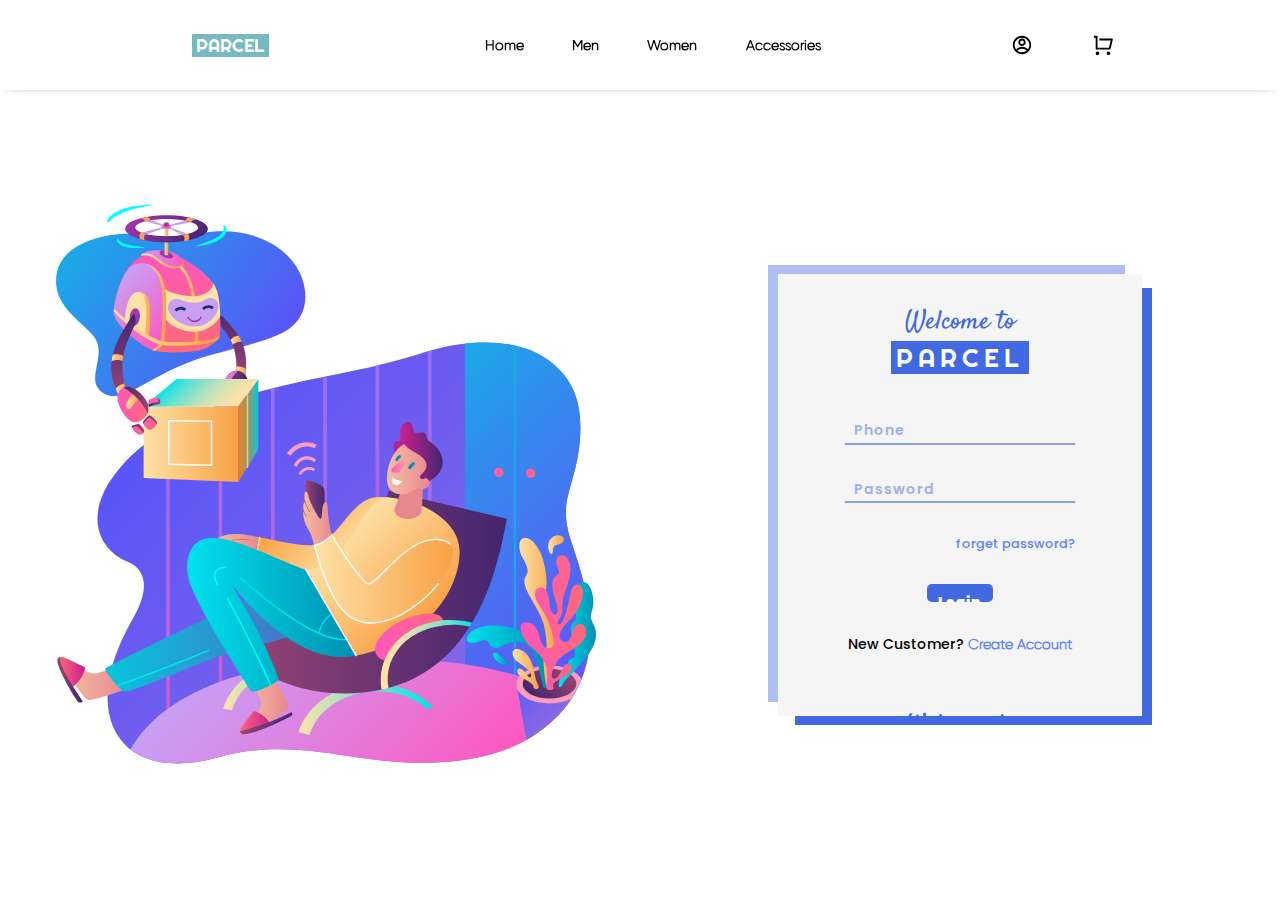
<file: login.html>
<!DOCTYPE html>
<html lang="en">

<head>
    <meta charset="UTF-8">
    <meta name="viewport" content="width=device-width, initial-scale=1.0">
    <title>Parcel - Ecommerce</title>
    <link rel="stylesheet" href="login.css">
    <link rel="webiste icon" href="assets/logo.jpg" type="image/jpg">
    <script src="login.js" defer></script>
</head>

<body style="position: relative;">
    <div class="side-bar">
        <div class="closebtn">
            <img src="./assets/menu-close.svg" data-close-menu class="" alt="">
        </div>
        <div class="menu">
            <div id="logo">
                <a href="index.html">parcel</a>
            </div>
            <a href="men.html">men</a>
            <a href="women.html">women</a>
            <a href="#">accessories</a>
            <a href="#">cart</a>
            <a href="login.html">Account</a>
            <h3>shop by category</h3>
            <a href="">eyewear</a>
            <a href="">casual wear</a>
            <a href="">western wear</a>
            <a href="">watches</a>
            <a href="">office wear</a>
            <a href="">bags</a>
            <a href="">Formals</a>
            <a href="">footwears</a>
        </div>
    </div>
    <span class="loader black"></span>
    <header>
        <nav>
            <div class="logo">
                <a href="index.html">parcel</a>
            </div>
            <div class="center-nav">
                <li>
                    <ul class="hover ">
                        <a href="index.html">home</a>
                    </ul>
                    <ul class="hover">
                        <a href="men.html">Men</a>
                    </ul>
                    <ul class="hover ">
                        <a href="women.html">women</a>
                    </ul>
                    <ul class="hover ">
                        <a href="">accessories</a>
                    </ul>
                </li>
            </div>
            <div class="right-nav">
                <div class="btn">
                    <img src="./assets/menu-open.svg" data-open-menu alt="">
                </div>
            </div>
            <div class="cart">
                <div id="profile">
                    <a href="assets/login.html" class="profile"><img loading="lazy" src="assets/login.svg" alt=""></a>
                    <li data-profile class="hvr ">
                        <ul><a href="assets/login.html">login/signup</a></ul>
                        <ul><a href="">orders</a></ul>
                        <ul><a href="">contact us</a></ul>
                        <ul><a href="">profile</a></ul>
                        <ul><a href="">profile</a></ul>
                    </li>
                </div>
                <a href="" target=""><img loading="lazy" src="assets/cart.svg" alt="cart"></a>
            </div>
            
        </nav>
    </header>
    <main>
        <div class="main">
            <div class="left">
                <img src="assets/delivery.svg" alt="">
            </div>
            <div class="right">
                <div class="border">
                    <div class="form">
                        <!-- login form -->
                            <div class="login " id="login">
                                <form action="index.html">
                                    <div class="logo">Welcome to<span>PARCEL</span></div>
                                    <input type="tel" placeholder="Phone" id="no" required>
                                    <input type="password" placeholder="Password" id="pwd" required>
                                    <div id="forget"><a href="">forget password?</a></div>
                                    <button type="submit" onclick="loginMsg()">Login</button>
                                    <div id="new">
                                        <span>new customer? <a href="#" id="newbtn">create account</a> </span>
                                    </div>
                                    <div class="warn"> <u>Username</u> or <u>Password</u> can't be empty!</div>
                                </form>
                            </div>
                        <!-- login form -->
                        <!-- signup form -->
                        <div class="signup" id="signup">
                            <form action="index.html">
                                <div class="logo">Welcome to<span>PARCEL</span></div>
                                <div>
                                    <input type="text" placeholder="First name" required><input type="text" placeholder="Last name">
                                </div>
                                <input type="email" placeholder="email iD" required>
                                <input type="tel" placeholder="Phone (optional)">
                                <input type="password" placeholder="Password" required>
                                <button>
                                    Sign up
                                    <div class="arrow-wrapper">
                                        <div class="arrow"></div>
                        
                                    </div>
                                </button>
                                <div><span>existing user?<a href="#" id="return"> login</a></span></div>
                            </form>
                        </div>
                        <!-- signup form -->
                    </div>
                </div>
            </div>
        </div>
    </main>
</body>

</html>
</file>
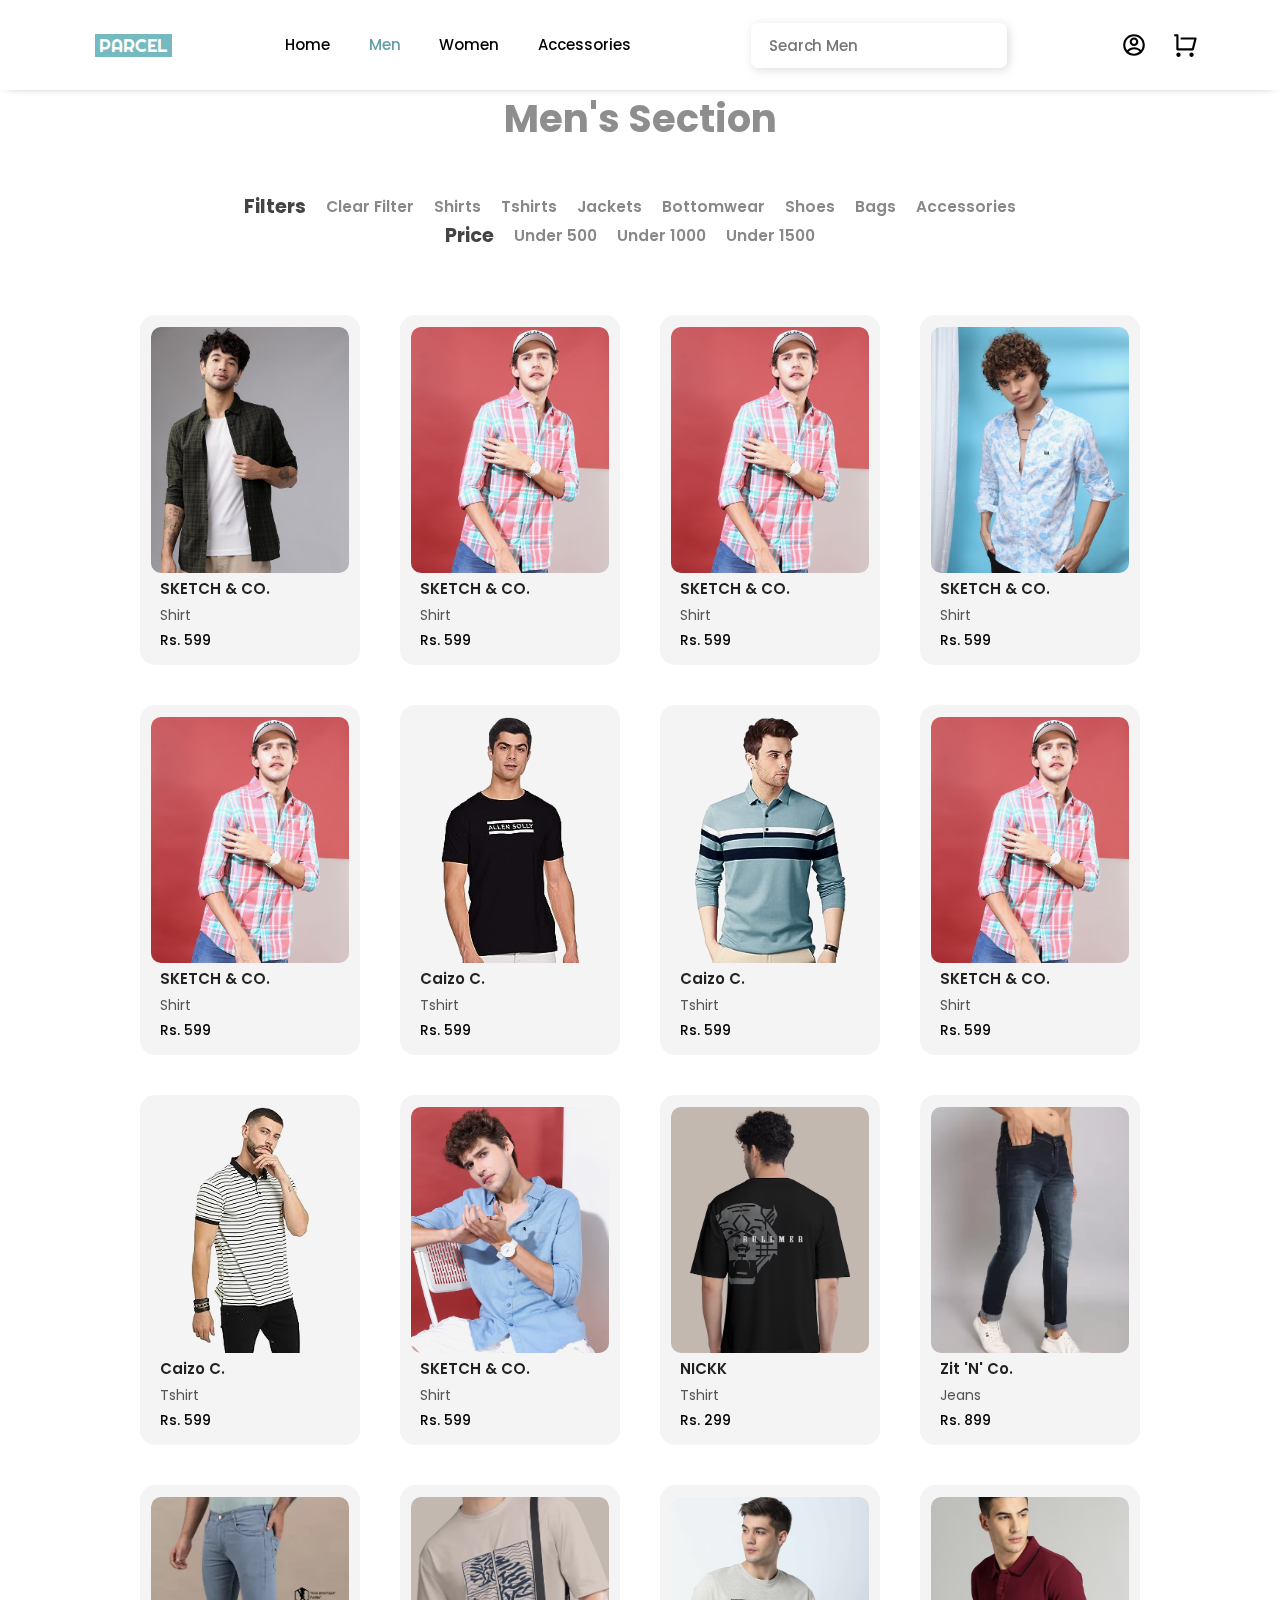
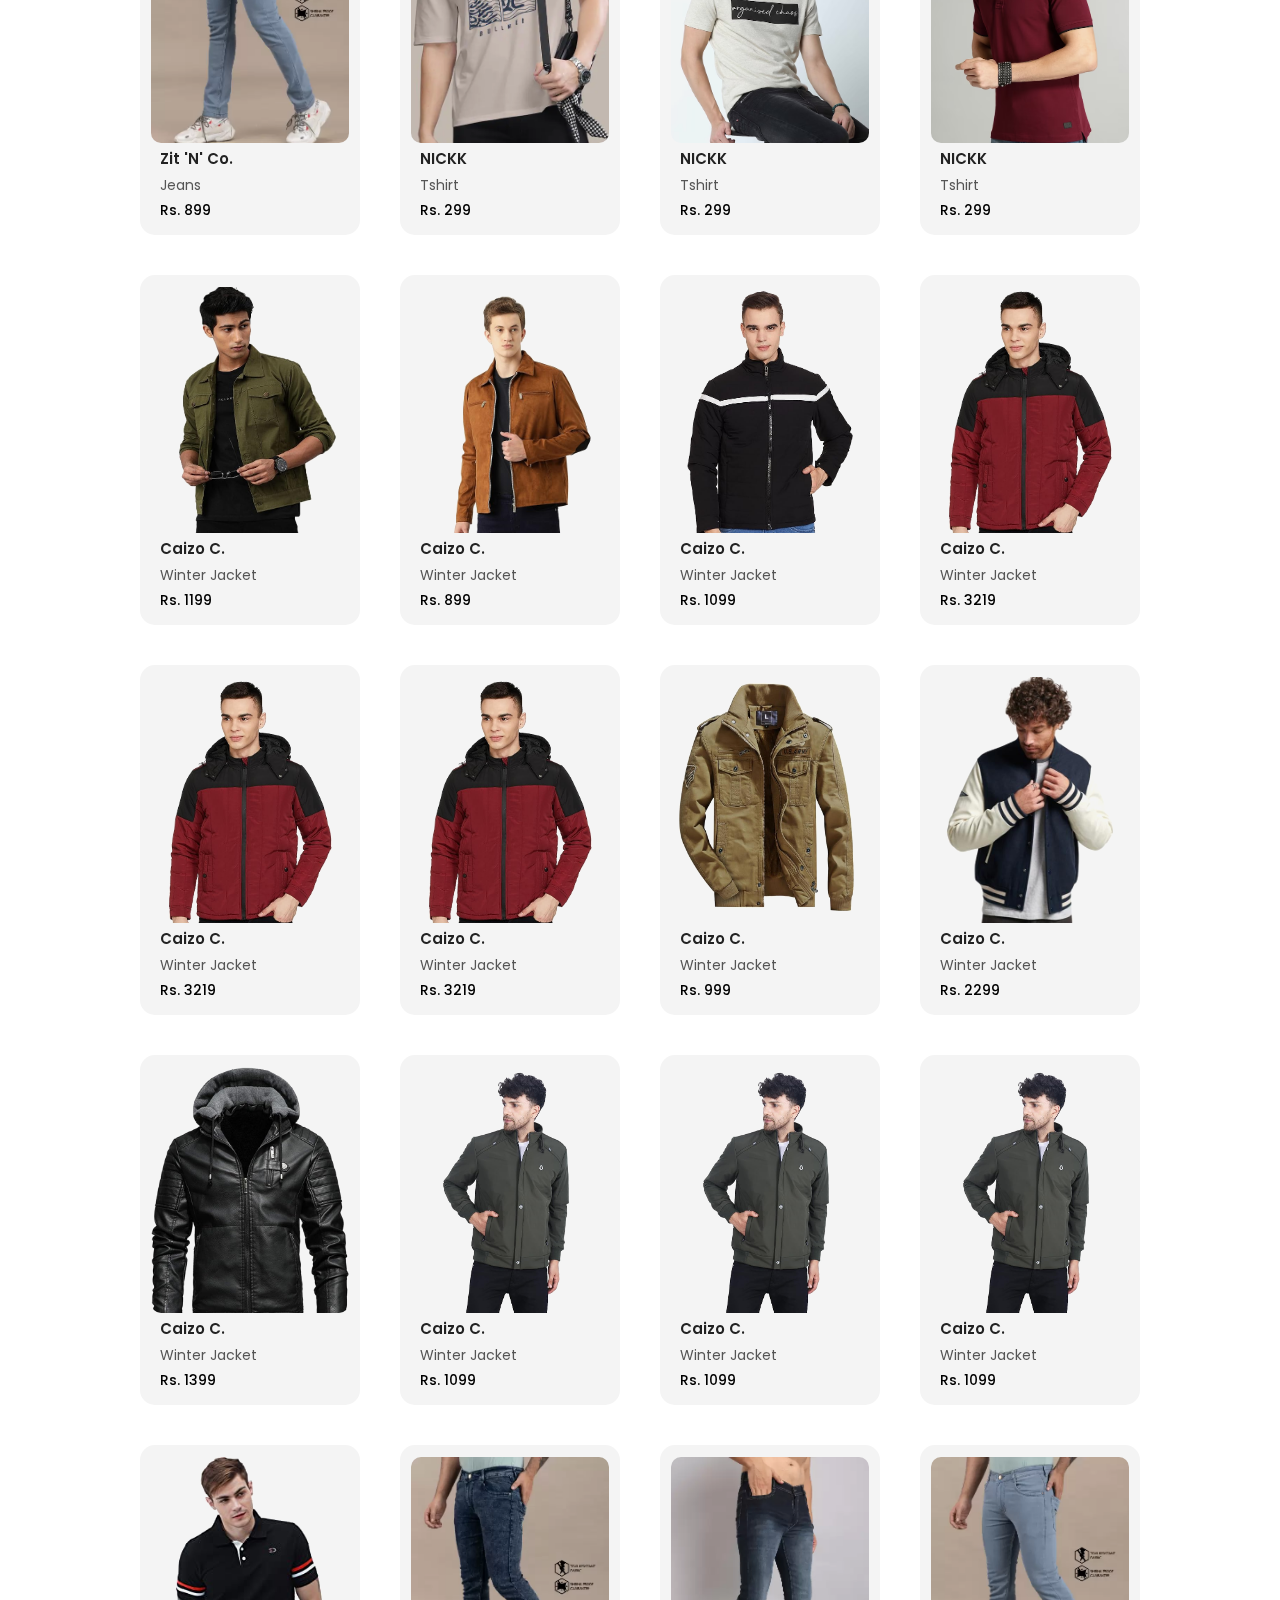
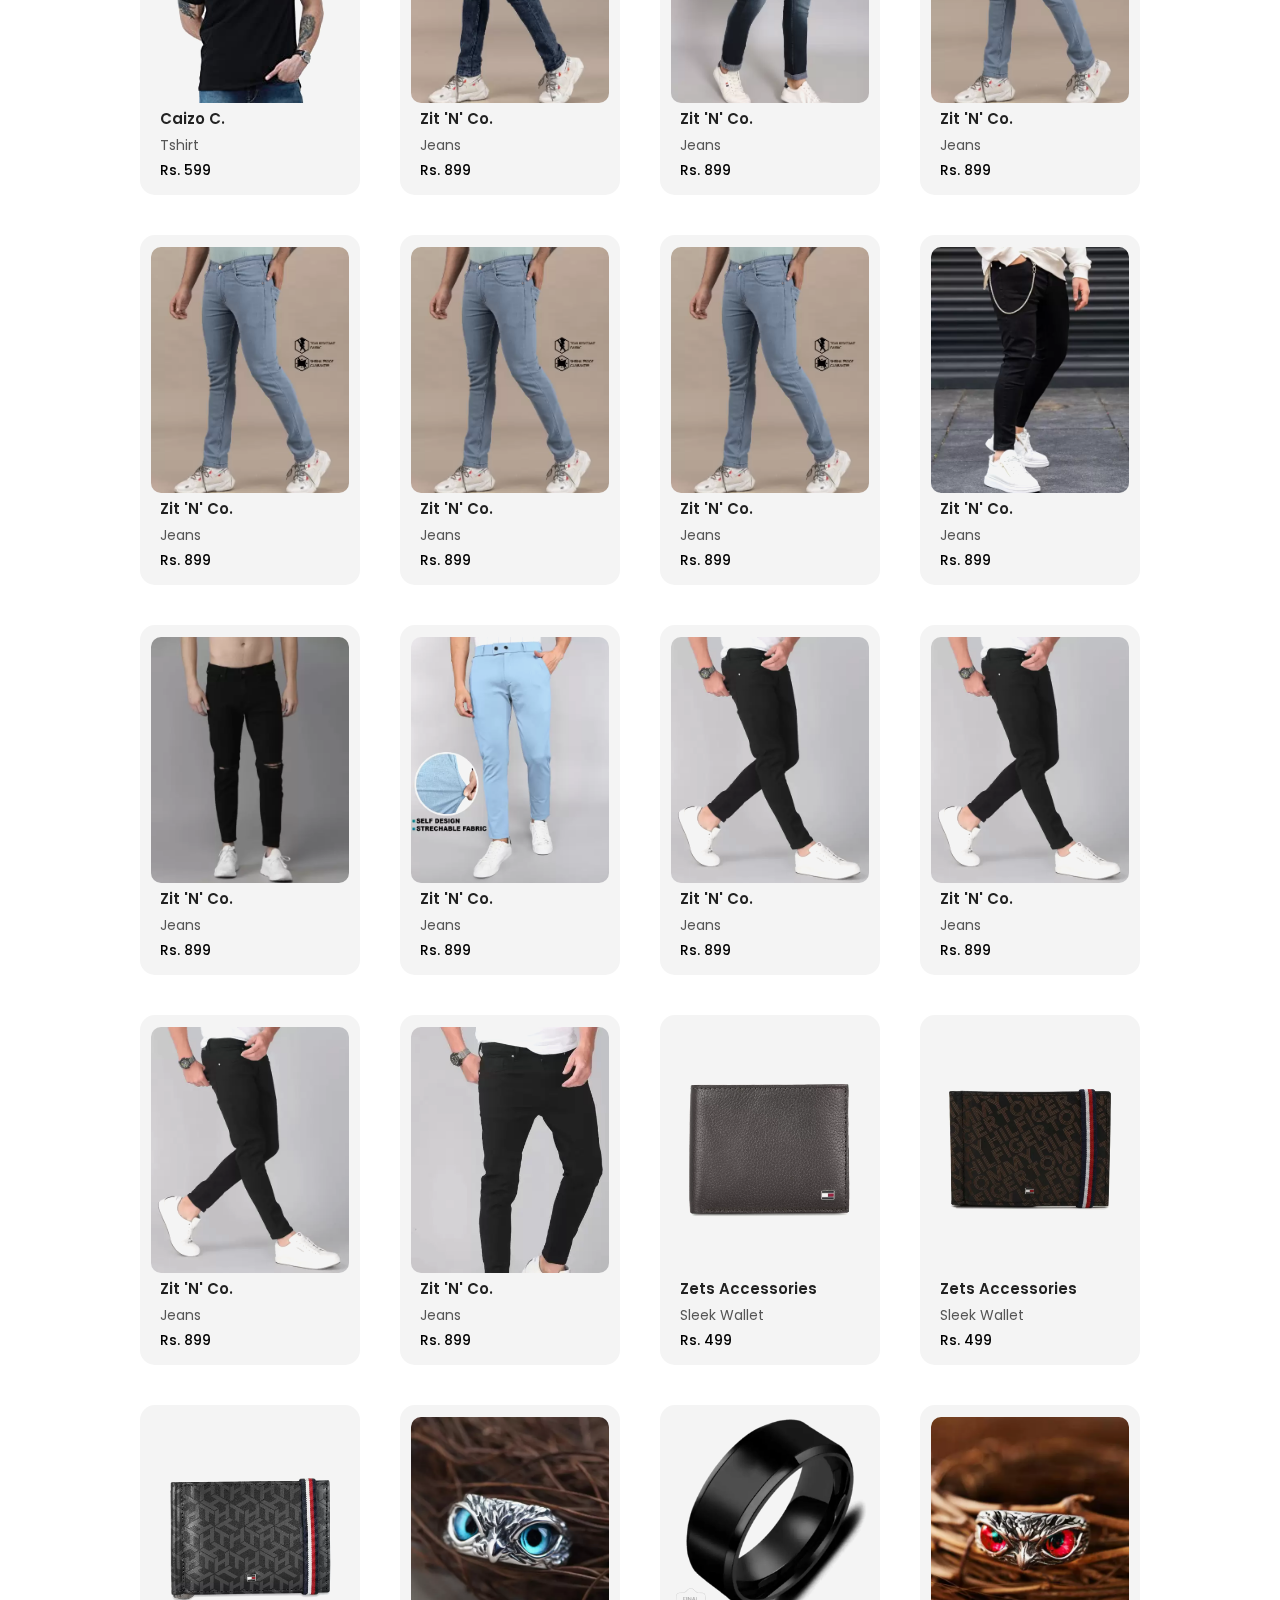
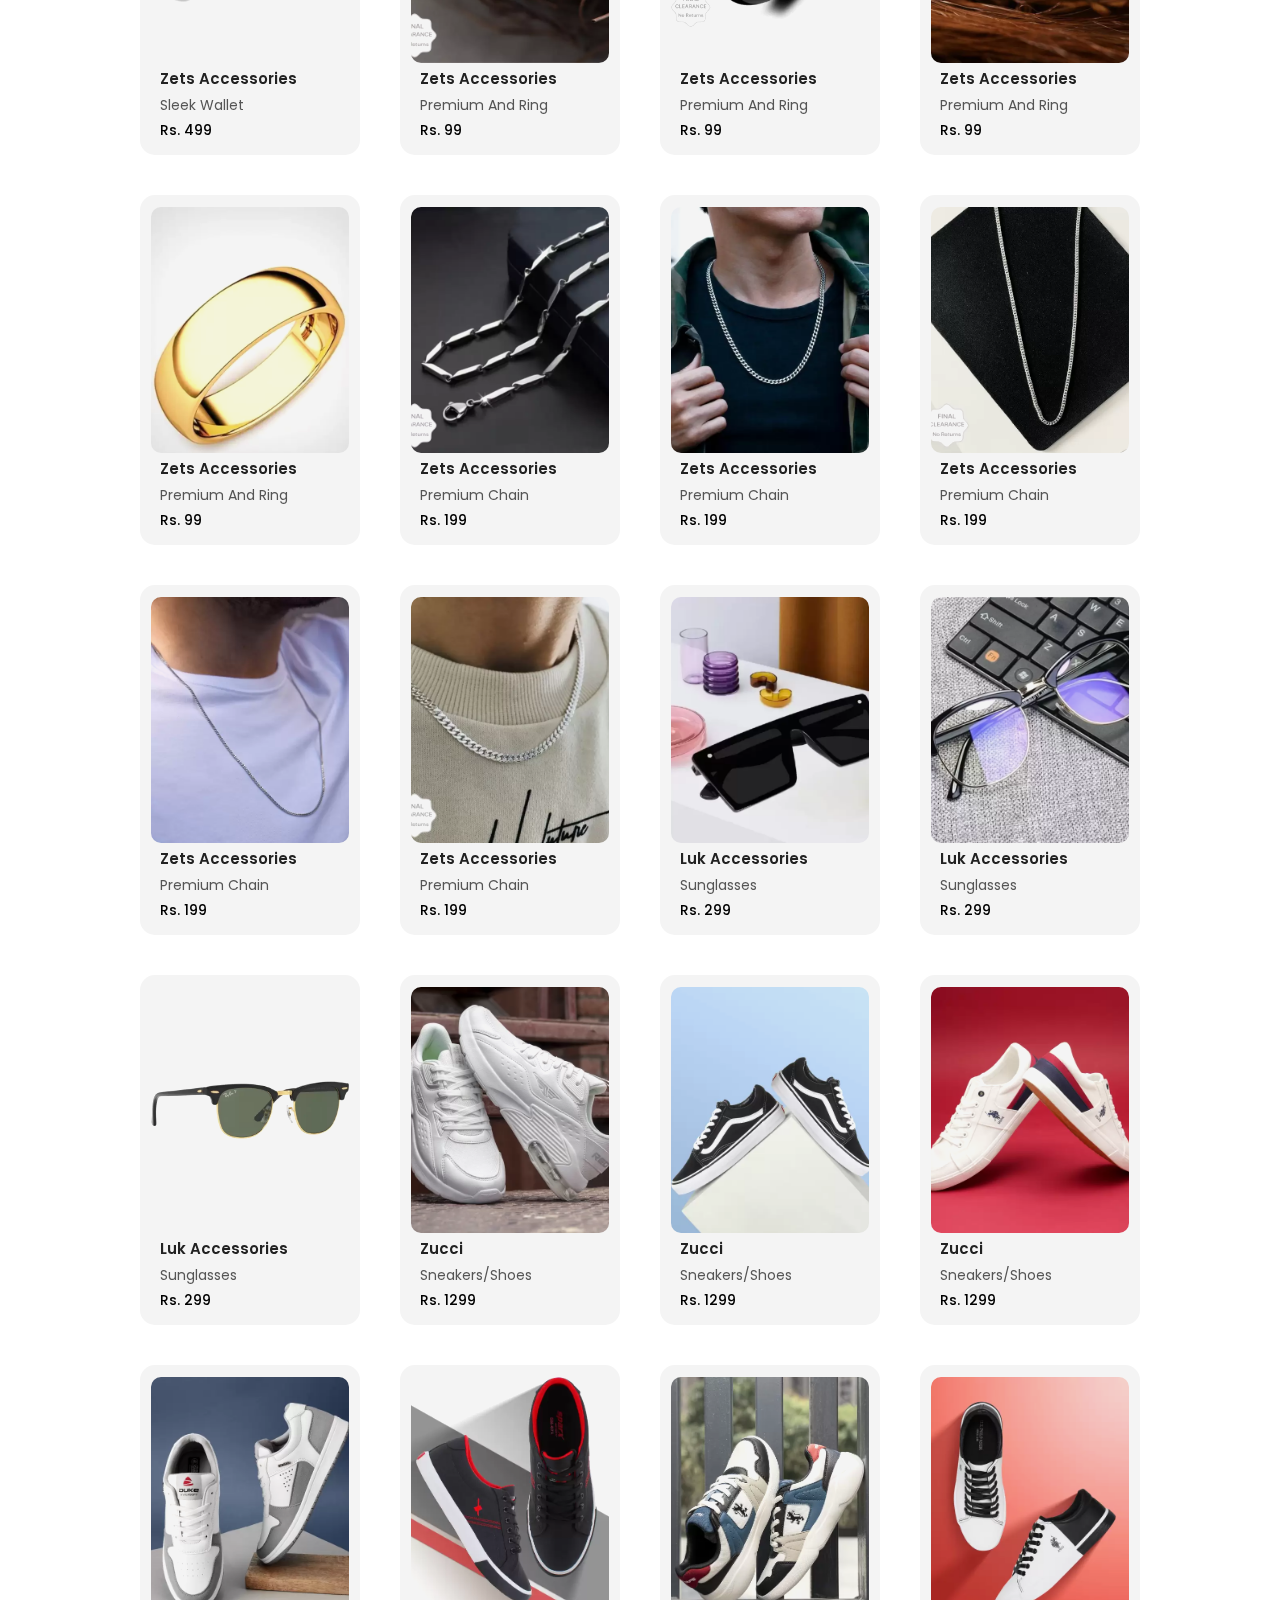
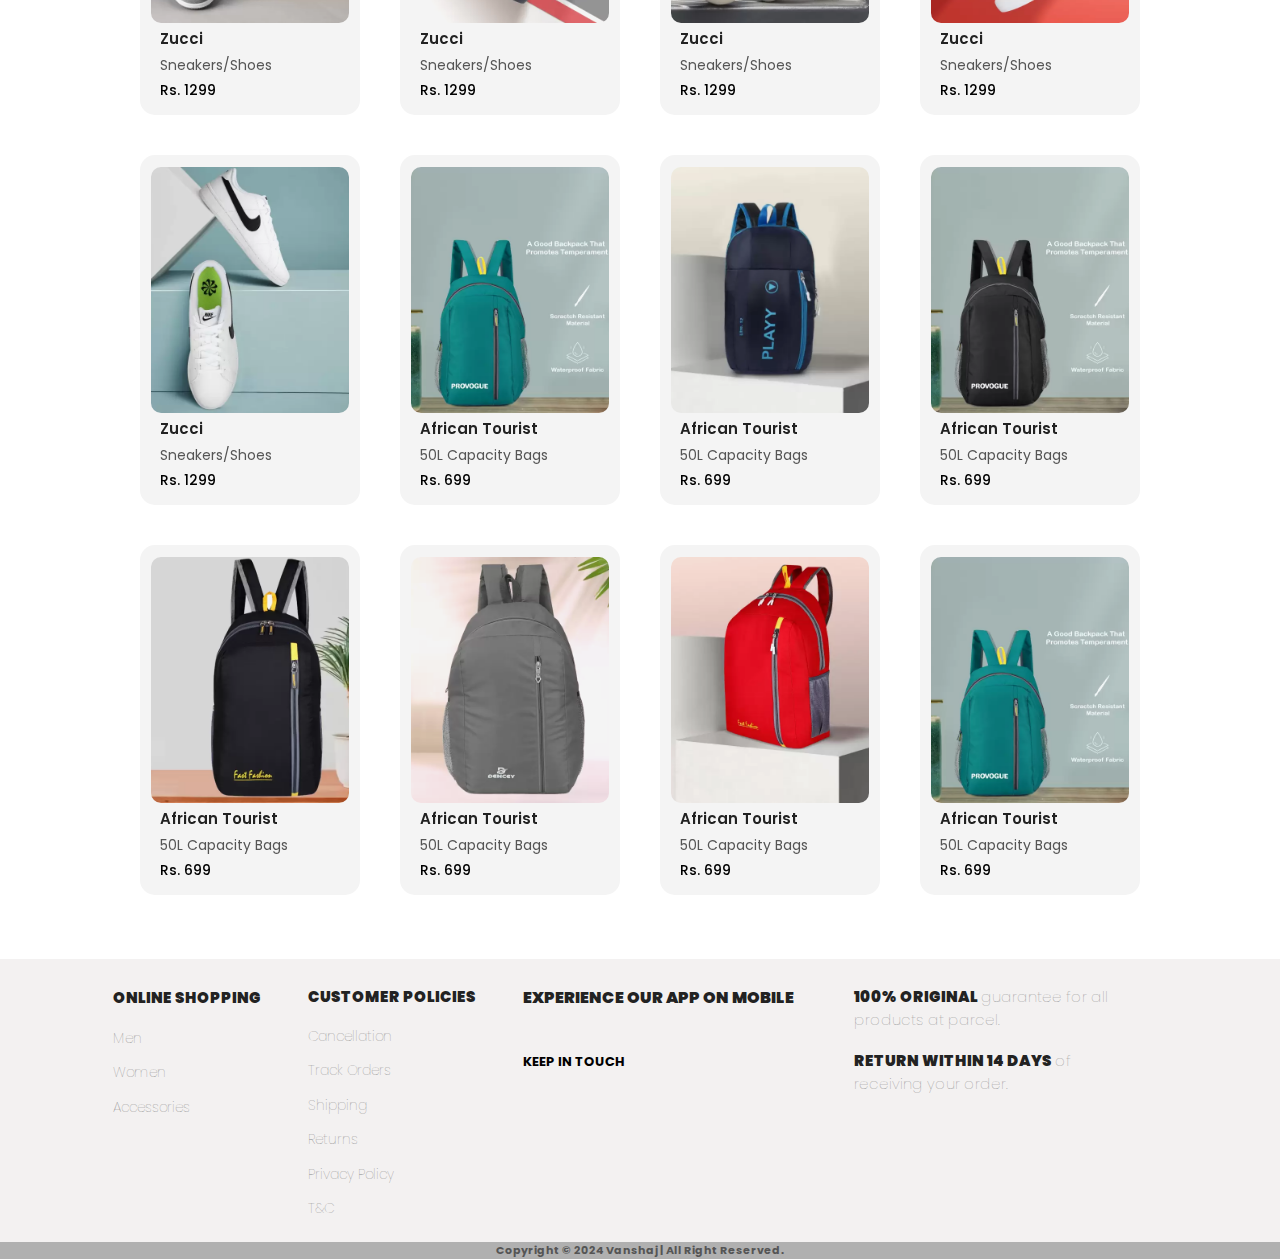
<file: men.html>
<!DOCTYPE html>
<html lang="en">

<head>
    <meta charset="UTF-8">
    <meta name="viewport" content="width=device-width, initial-scale=1.0">
    <title>Parcel - Ecommerce</title>
    <link rel="stylesheet" href="men.css">
    <link rel="webiste icon" href="assets/logo.jpg" type="image/jpg">
</head>

<body style="position: relative;">
    <div class="side-bar">
        <div class="closebtn">
            <img src="./assets/menu-close.svg" data-close-menu class="" alt="">
        </div>
        <div class="menu">
            <div id="logo">
                <a href="index.html">parcel</a>
            </div>
            <a href="men.html">men</a>
            <a href="women.html">women</a>
            <a href="#">accessories</a>
            <a href="#">cart</a>
            <a href="login.html">Account</a>
            <h3>shop by category</h3>
            <a href="">eyewear</a>
            <a href="">casual wear</a>
            <a href="">western wear</a>
            <a href="">watches</a>
            <a href="">office wear</a>
            <a href="">bags</a>
            <a href="">Formals</a>
            <a href="">footwears</a>
        </div>
    </div>
    <span class="loader black"></span>
    <header>
        <nav>
            <div class="logo">
                <a href="index.html">parcel</a>
            </div>
            <div class="center-nav">
                <li>
                    <ul class="hover ">
                        <a href="index.html">home</a>
                    </ul>
                    <ul class="hover">
                        <a href="men.html" style="color: #639fa5;">Men</a>
                    </ul>
                    <ul class="hover ">
                        <a href="women.html">women</a>
                    </ul>
                    <ul class="hover ">
                        <a href="">accessories</a>
                    </ul>
                </li>
            </div>
            <div class="right-nav">
                <div class="btn">
                    <img src="./assets/menu-open.svg" data-open-menu alt="">
                </div>
            </div>
            <div class="search-nav">
                <input type="text" placeholder="search men" id="search">
            </div>
            <div class="cart">
                <div id="profile">
                    <a href="assets/login.html" class="profile"><img loading="lazy" src="assets/login.svg" alt=""></a>
                    <li data-profile class="hvr ">
                        <ul><a href="assets/login.html">login/signup</a></ul>
                        <ul><a href="">orders</a></ul>
                        <ul><a href="">contact us</a></ul>
                        <ul><a href="">profile</a></ul>
                        <ul><a href="">profile</a></ul>
                    </li>
                </div>
                <a href="" target=""><img loading="lazy" src="assets/cart.svg" alt="cart"></a>
            </div>
            
        </nav>
    </header>
    <main>
        <div class="progress"></div>
        <div class="main">
            <div class="shop">
                <h1>men's section</h1>
            </div>
            <div class="filter">
                <div class="filter-btn">
                    <img src="./assets/filterbtn.svg" alt="">
                    <h3>filter</h3>
                </div>
                <div class="filter-wrap">
                    <div class="close-btn">
                        <img src="./assets/menu-close.svg" data-close-menu class="" alt="">
                    </div>
                    <div class="by-name">
                        <h3 class="filter-all">filters</h3>
                        <span class="filter-all" id="all">clear filter</span>
                        <span class="filter-all" id="shirt">shirts</span>
                        <span class="filter-all" id="tshirt">tshirts</span>
                        <span class="filter-all" id="jacket">jackets</span>
                        <span class="filter-all" id="jeans">bottomwear</span>
                        <span class="filter-all" id="shoes">shoes</span>
                        <span class="filter-all" id="bags">bags</span>
                        <span class="filter-all" id="accessories">accessories</span>
                    </div>
                    <div class="by-price">
                        <h3> price</h3>
                        <span id="low">under 500</span>
                        <span id="mid">under 1000</span>
                        <span id="high">under 1500</span>
                    </div>
                </div>
            </div>
            <div class="container">
                <div class="shop-card shirt upper">
                    <div class="item">
                        <div class="photo">
                            <a href=""><img src="assets/casualshirt1.avif" alt=""></a>
                        </div>
                        <div class="brand">
                            <span><a href="">SKETCH & CO.</a></span>
                        </div>
                        <div class="title-price">
                            <span><a href="">shirt</a></span>
                            <span id="price">Rs. 599</span>
                        </div>
                    </div>
                </div>
                <div class="shop-card shirt upper">
                    <div class="item">
                        <div class="photo">
                            <a href=""><img src="assets/casualshirt2.avif" alt=""></a>
                        </div>
                        <div class="brand">
                            <span><a href="">SKETCH & CO.</a></span>
                        </div>
                        <div class="title-price">
                            <span><a href="">shirt</a></span>
                            <span id="price">Rs. 599</span>
                        </div>
                    </div>
                </div>
                <div class="shop-card shirt upper">
                    <div class="item">
                        <div class="photo">
                            <a href=""><img src="assets/casualshirt2.avif" alt=""></a>
                        </div>
                        <div class="brand">
                            <span><a href="">SKETCH & CO.</a></span>
                        </div>
                        <div class="title-price">
                            <span><a href="">shirt</a></span>
                            <span id="price">Rs. 599</span>
                        </div>
                    </div>
                </div>
                <div class="shop-card shirt upper">
                    <div class="item">
                        <div class="photo">
                            <a href=""><img src="assets/casualshirt3.avif" alt=""></a>
                        </div>
                        <div class="brand">
                            <span><a href="">SKETCH & CO.</a></span>
                        </div>
                        <div class="title-price">
                            <span><a href="">shirt</a></span>
                            <span id="price">Rs. 599</span>
                        </div>
                    </div>
                </div>
                <div class="shop-card shirt upper">
                    <div class="item">
                        <div class="photo">
                            <a href=""><img src="assets/casualshirt2.avif" alt=""></a>
                        </div>
                        <div class="brand">
                            <span><a href="">SKETCH & CO.</a></span>
                        </div>
                        <div class="title-price">
                            <span><a href="">shirt</a></span>
                            <span id="price">Rs. 599</span>
                        </div>
                    </div>
                </div>
                <div class="shop-card tshirt upper">
                    <div class="item">
                        <div class="photo">
                            <a href=""><img src="assets/casualtshirt6.jpg" style="object-fit: contain;" alt=""></a>
                        </div>
                        <div class="brand">
                            <span><a href="">caizo c.</a></span>
                        </div>
                        <div class="title-price">
                            <span><a href="">tshirt</a></span>
                            <span id="price">Rs. 599</span>
                        </div>
                    </div>
                </div>
                <div class="shop-card tshirt upper">
                    <div class="item">
                        <div class="photo">
                            <a href=""><img src="assets/casualtshirt7.jpg" style="object-fit: contain;" alt=""></a>
                        </div>
                        <div class="brand">
                            <span><a href="">caizo c.</a></span>
                        </div>
                        <div class="title-price">
                            <span><a href="">tshirt</a></span>
                            <span id="price">Rs. 599</span>
                        </div>
                    </div>
                </div>
                <div class="shop-card shirt upper">
                    <div class="item">
                        <div class="photo">
                            <a href=""><img src="assets/casualshirt2.avif" alt=""></a>
                        </div>
                        <div class="brand">
                            <span><a href="">SKETCH & CO.</a></span>
                        </div>
                        <div class="title-price">
                            <span><a href="">shirt</a></span>
                            <span id="price">Rs. 599</span>
                        </div>
                    </div>
                </div>
                <div class="shop-card tshirt upper">
                    <div class="item">
                        <div class="photo">
                            <a href=""><img src="assets/casualtshirt8.jpg" style="object-fit: contain;" alt=""></a>
                        </div>
                        <div class="brand">
                            <span><a href="">caizo c.</a></span>
                        </div>
                        <div class="title-price">
                            <span><a href="">tshirt</a></span>
                            <span id="price">Rs. 599</span>
                        </div>
                    </div>
                </div>
                <div class="shop-card shirt upper">
                    <div class="item">
                        <div class="photo">
                            <a href=""><img src="assets/casualshirt4.avif" alt=""></a>
                        </div>
                        <div class="brand">
                            <span><a href="">SKETCH & CO.</a></span>
                        </div>
                        <div class="title-price">
                            <span><a href="">shirt</a></span>
                            <span id="price">Rs. 599</span>
                        </div>
                    </div>
                </div>

                <div class="shop-card tshirt upper">
                    <div class="item">
                        <div class="photo">
                            <img src="assets/casualtshirt1.avif" alt="">
                        </div>
                        <div class="brand">
                            <span><a href="">NICKK</a></span>
                        </div>
                        <div class="title-price">
                            <span><a href="">tshirt</a></span>
                            <span id="price">Rs. 299</span>
                        </div>
                    </div>
                </div>
                <div class="shop-card jeans bottom">
                    <div class="item">
                        <div class="photo">
                            <a href=""><img src="assets/jeans-men1.webp" alt=""></a>
                        </div>
                        <div class="brand">
                            <span><a href="">zit 'n' co.</a></span>
                        </div>
                        <div class="title-price">
                            <span><a href=""> jeans</a></span>
                            <span id="price">Rs. 899</span>
                        </div>
                    </div>
                </div>
                <div class="shop-card jeans bottom">
                    <div class="item">
                        <div class="photo">
                            <a href=""><img src="assets/jeans-men2.webp" alt=""></a>
                        </div>
                        <div class="brand">
                            <span><a href="">zit 'n' co.</a></span>
                        </div>
                        <div class="title-price">
                            <span><a href=""> jeans</a></span>
                            <span id="price">Rs. 899</span>
                        </div>
                    </div>
                </div>
                <div class="shop-card tshirt upper">
                    <div class="item">
                        <div class="photo">
                            <img src="assets/casualtshirt2.webp" alt="">
                        </div>
                        <div class="brand">
                            <span><a href="">NICKK</a></span>
                        </div>
                        <div class="title-price">
                            <span><a href="">tshirt</a></span>
                            <span id="price">Rs. 299</span>
                        </div>
                    </div>
                </div>
                <div class="shop-card tshirt upper">
                    <div class="item">
                        <div class="photo">
                            <img src="assets/casualtshirt3.avif" alt="">
                        </div>
                        <div class="brand">
                            <span><a href="">NICKK</a></span>
                        </div>
                        <div class="title-price">
                            <span><a href="">tshirt</a></span>
                            <span id="price">Rs. 299</span>
                        </div>
                    </div>
                </div>
                <div class="shop-card tshirt upper">
                    <div class="item">
                        <div class="photo">
                            <img src="assets/casualtshirt4.avif" alt="">
                        </div>
                        <div class="brand">
                            <span><a href="">NICKK</a></span>
                        </div>
                        <div class="title-price">
                            <span><a href="">tshirt</a></span>
                            <span id="price">Rs. 299</span>
                        </div>
                    </div>
                </div>
                <div class="shop-card jacket upper">
                    <div class="item">
                        <div class="photo">
                            <a href=""><img src="assets/jacket1.jpg" alt=""></a>
                        </div>
                        <div class="brand">
                            <span><a href="">caizo c.</a></span>
                        </div>
                        <div class="title-price">
                            <span><a href=""> winter jacket</a></span>
                            <span id="price">Rs. 1199</span>
                        </div>
                    </div>
                </div>
                <div class="shop-card jacket upper">
                    <div class="item">
                        <div class="photo">
                            <a href=""><img src="assets/jacket2.jpg" alt=""></a>
                        </div>
                        <div class="brand">
                            <span><a href="">caizo c.</a></span>
                        </div>
                        <div class="title-price">
                            <span><a href=""> winter jacket</a></span>
                            <span id="price">Rs. 899</span>
                        </div>
                    </div>
                </div>
                <div class="shop-card jacket upper">
                    <div class="item">
                        <div class="photo">
                            <a href=""><img src="assets/jacket3.jpg" alt=""></a>
                        </div>
                        <div class="brand">
                            <span><a href="">caizo c.</a></span>
                        </div>
                        <div class="title-price">
                            <span><a href=""> winter jacket</a></span>
                            <span id="price">Rs. 1099</span>
                        </div>
                    </div>
                </div>
                <div class="shop-card jacket upper">
                    <div class="item">
                        <div class="photo">
                            <a href=""><img src="assets/jacket4.jpg" alt=""></a>
                        </div>
                        <div class="brand">
                            <span><a href="">caizo c.</a></span>
                        </div>
                        <div class="title-price">
                            <span><a href=""> winter jacket</a></span>
                            <span id="price">Rs. 3219</span>
                        </div>
                    </div>
                </div>
                <div class="shop-card jacket upper">
                    <div class="item">
                        <div class="photo">
                            <a href=""><img src="assets/jacket4.jpg" alt=""></a>
                        </div>
                        <div class="brand">
                            <span><a href="">caizo c.</a></span>
                        </div>
                        <div class="title-price">
                            <span><a href=""> winter jacket</a></span>
                            <span id="price">Rs. 3219</span>
                        </div>
                    </div>
                </div>
                <div class="shop-card jacket upper">
                    <div class="item">
                        <div class="photo">
                            <a href=""><img src="assets/jacket4.jpg" alt=""></a>
                        </div>
                        <div class="brand">
                            <span><a href="">caizo c.</a></span>
                        </div>
                        <div class="title-price">
                            <span><a href=""> winter jacket</a></span>
                            <span id="price">Rs. 3219</span>
                        </div>
                    </div>
                </div>
                <div class="shop-card jacket upper">
                    <div class="item">
                        <div class="photo">
                            <a href=""><img src="assets/jacket5.jpg" alt=""></a>
                        </div>
                        <div class="brand">
                            <span><a href="">caizo c.</a></span>
                        </div>
                        <div class="title-price">
                            <span><a href=""> winter jacket</a></span>
                            <span id="price">Rs. 999</span>
                        </div>
                    </div>
                </div>
                <div class="shop-card jacket upper">
                    <div class="item">
                        <div class="photo">
                            <a href=""><img src="assets/jacket6.jpg" alt=""></a>
                        </div>
                        <div class="brand">
                            <span><a href="">caizo c.</a></span>
                        </div>
                        <div class="title-price">
                            <span><a href=""> winter jacket</a></span>
                            <span id="price">Rs. 2299</span>
                        </div>
                    </div>
                </div>
                <div class="shop-card jacket upper">
                    <div class="item">
                        <div class="photo">
                            <a href=""><img src="assets/jacket7.jpg" alt=""></a>
                        </div>
                        <div class="brand">
                            <span><a href="">caizo c.</a></span>
                        </div>
                        <div class="title-price">
                            <span><a href=""> winter jacket</a></span>
                            <span id="price">Rs. 1399</span>
                        </div>
                    </div>
                </div>
                <div class="shop-card jacket upper">
                    <div class="item">
                        <div class="photo">
                            <a href=""><img src="assets/jacket8.jpg" alt=""></a>
                        </div>
                        <div class="brand">
                            <span><a href="">caizo c.</a></span>
                        </div>
                        <div class="title-price">
                            <span><a href=""> winter jacket</a></span>
                            <span id="price">Rs. 1099</span>
                        </div>
                    </div>
                </div>
                <div class="shop-card jacket upper">
                    <div class="item">
                        <div class="photo">
                            <a href=""><img src="assets/jacket8.jpg" alt=""></a>
                        </div>
                        <div class="brand">
                            <span><a href="">caizo c.</a></span>
                        </div>
                        <div class="title-price">
                            <span><a href=""> winter jacket</a></span>
                            <span id="price">Rs. 1099</span>
                        </div>
                    </div>
                </div>
                <div class="shop-card jacket upper">
                    <div class="item">
                        <div class="photo">
                            <a href=""><img src="assets/jacket8.jpg" alt=""></a>
                        </div>
                        <div class="brand">
                            <span><a href="">caizo c.</a></span>
                        </div>
                        <div class="title-price">
                            <span><a href=""> winter jacket</a></span>
                            <span id="price">Rs. 1099</span>
                        </div>
                    </div>
                </div>
                <div class="shop-card tshirt upper">
                    <div class="item">
                        <div class="photo">
                            <a href=""><img src="assets/casualtshirt5.jpg" style="object-fit: contain;" alt=""></a>
                        </div>
                        <div class="brand">
                            <span><a href="">caizo c.</a></span>
                        </div>
                        <div class="title-price">
                            <span><a href="">tshirt</a></span>
                            <span id="price">Rs. 599</span>
                        </div>
                    </div>
                </div>
                <div class="shop-card jeans bottom">
                    <div class="item">
                        <div class="photo">
                            <a href=""><img src="assets/jeans-men.webp" alt=""></a>
                        </div>
                        <div class="brand">
                            <span><a href="">zit 'n' co.</a></span>
                        </div>
                        <div class="title-price">
                            <span><a href=""> jeans</a></span>
                            <span id="price">Rs. 899</span>
                        </div>
                    </div>
                </div>
                <div class="shop-card jeans bottom">
                    <div class="item">
                        <div class="photo">
                            <a href=""><img src="assets/jeans-men1.webp" alt=""></a>
                        </div>
                        <div class="brand">
                            <span><a href="">zit 'n' co.</a></span>
                        </div>
                        <div class="title-price">
                            <span><a href=""> jeans</a></span>
                            <span id="price">Rs. 899</span>
                        </div>
                    </div>
                </div>
                <div class="shop-card jeans bottom">
                    <div class="item">
                        <div class="photo">
                            <a href=""><img src="assets/jeans-men2.webp" alt=""></a>
                        </div>
                        <div class="brand">
                            <span><a href="">zit 'n' co.</a></span>
                        </div>
                        <div class="title-price">
                            <span><a href=""> jeans</a></span>
                            <span id="price">Rs. 899</span>
                        </div>
                    </div>
                </div>
                <div class="shop-card jeans bottom">
                    <div class="item">
                        <div class="photo">
                            <a href=""><img src="assets/jeans-men2.webp" alt=""></a>
                        </div>
                        <div class="brand">
                            <span><a href="">zit 'n' co.</a></span>
                        </div>
                        <div class="title-price">
                            <span><a href=""> jeans</a></span>
                            <span id="price">Rs. 899</span>
                        </div>
                    </div>
                </div>
                <div class="shop-card jeans bottom">
                    <div class="item">
                        <div class="photo">
                            <a href=""><img src="assets/jeans-men2.webp" alt=""></a>
                        </div>
                        <div class="brand">
                            <span><a href="">zit 'n' co.</a></span>
                        </div>
                        <div class="title-price">
                            <span><a href=""> jeans</a></span>
                            <span id="price">Rs. 899</span>
                        </div>
                    </div>
                </div>
                <div class="shop-card jeans bottom">
                    <div class="item">
                        <div class="photo">
                            <a href=""><img src="assets/jeans-men2.webp" alt=""></a>
                        </div>
                        <div class="brand">
                            <span><a href="">zit 'n' co.</a></span>
                        </div>
                        <div class="title-price">
                            <span><a href=""> jeans</a></span>
                            <span id="price">Rs. 899</span>
                        </div>
                    </div>
                </div>
                <div class="shop-card jeans bottom">
                    <div class="item">
                        <div class="photo">
                            <a href=""><img src="assets/jeans-men3.webp" alt=""></a>
                        </div>
                        <div class="brand">
                            <span><a href="">zit 'n' co.</a></span>
                        </div>
                        <div class="title-price">
                            <span><a href=""> jeans</a></span>
                            <span id="price">Rs. 899</span>
                        </div>
                    </div>
                </div>
                <div class="shop-card jeans bottom">
                    <div class="item">
                        <div class="photo">
                            <a href=""><img src="assets/jeans-men4.webp" alt=""></a>
                        </div>
                        <div class="brand">
                            <span><a href="">zit 'n' co.</a></span>
                        </div>
                        <div class="title-price">
                            <span><a href=""> jeans</a></span>
                            <span id="price">Rs. 899</span>
                        </div>
                    </div>
                </div>
                <div class="shop-card jeans bottom">
                    <div class="item">
                        <div class="photo">
                            <a href=""><img src="assets/jeans-men5.webp" alt=""></a>
                        </div>
                        <div class="brand">
                            <span><a href="">zit 'n' co.</a></span>
                        </div>
                        <div class="title-price">
                            <span><a href=""> jeans</a></span>
                            <span id="price">Rs. 899</span>
                        </div>
                    </div>
                </div>
                <div class="shop-card jeans bottom">
                    <div class="item">
                        <div class="photo">
                            <a href=""><img src="assets/jeans-men6.webp" alt=""></a>
                        </div>
                        <div class="brand">
                            <span><a href="">zit 'n' co.</a></span>
                        </div>
                        <div class="title-price">
                            <span><a href=""> jeans</a></span>
                            <span id="price">Rs. 899</span>
                        </div>
                    </div>
                </div>
                <div class="shop-card jeans bottom">
                    <div class="item">
                        <div class="photo">
                            <a href=""><img src="assets/jeans-men6.webp" alt=""></a>
                        </div>
                        <div class="brand">
                            <span><a href="">zit 'n' co.</a></span>
                        </div>
                        <div class="title-price">
                            <span><a href=""> jeans</a></span>
                            <span id="price">Rs. 899</span>
                        </div>
                    </div>
                </div>
                <div class="shop-card jeans bottom">
                    <div class="item">
                        <div class="photo">
                            <a href=""><img src="assets/jeans-men6.webp" alt=""></a>
                        </div>
                        <div class="brand">
                            <span><a href="">zit 'n' co.</a></span>
                        </div>
                        <div class="title-price">
                            <span><a href=""> jeans</a></span>
                            <span id="price">Rs. 899</span>
                        </div>
                    </div>
                </div>
                <div class="shop-card jeans bottom">
                    <div class="item">
                        <div class="photo">
                            <a href=""><img src="assets/jeans-men7.webp" alt=""></a>
                        </div>
                        <div class="brand">
                            <span><a href="">zit 'n' co.</a></span>
                        </div>
                        <div class="title-price">
                            <span><a href=""> jeans</a></span>
                            <span id="price">Rs. 899</span>
                        </div>
                    </div>
                </div>
                <div class="shop-card accessories wallets">
                    <div class="item">
                        <div class="photo">
                            <a href=""><img src="assets/wallet.webp" alt=""></a>
                        </div>
                        <div class="brand">
                            <span><a href="">zets accessories</a></span>
                        </div>
                        <div class="title-price">
                            <span><a href=""> sleek wallet</a></span>
                            <span id="price">Rs. 499</span>
                        </div>
                    </div>
                </div>
                <div class="shop-card accessories wallets">
                    <div class="item">
                        <div class="photo">
                            <a href=""><img src="assets/wallet1.webp" alt=""></a>
                        </div>
                        <div class="brand">
                            <span><a href="">zets accessories</a></span>
                        </div>
                        <div class="title-price">
                            <span><a href=""> sleek wallet</a></span>
                            <span id="price">Rs. 499</span>
                        </div>
                    </div>
                </div>
                <div class="shop-card accessories wallets">
                    <div class="item">
                        <div class="photo">
                            <a href=""><img src="assets/wallet2.webp" alt=""></a>
                        </div>
                        <div class="brand">
                            <span><a href="">zets accessories</a></span>
                        </div>
                        <div class="title-price">
                            <span><a href=""> sleek wallet</a></span>
                            <span id="price">Rs. 499</span>
                        </div>
                    </div>
                </div>
                <div class="shop-card accessories rings">
                    <div class="item">
                        <div class="photo">
                            <a href=""><img src="assets/rings.webp" alt=""></a>
                        </div>
                        <div class="brand">
                            <span><a href="">zets accessories</a></span>
                        </div>
                        <div class="title-price">
                            <span><a href=""> premium and ring</a></span>
                            <span id="price">Rs. 99</span>
                        </div>
                    </div>
                </div>
                <div class="shop-card accessories rings">
                    <div class="item">
                        <div class="photo">
                            <a href=""><img src="assets/rings1.webp" style="object-fit: contain;" alt=""></a>
                        </div>
                        <div class="brand">
                            <span><a href="">zets accessories</a></span>
                        </div>
                        <div class="title-price">
                            <span><a href=""> premium and ring</a></span>
                            <span id="price">Rs. 99</span>
                        </div>
                    </div>
                </div>
                <div class="shop-card accessories rings">
                    <div class="item">
                        <div class="photo">
                            <a href=""><img src="assets/rings2.webp" alt=""></a>
                        </div>
                        <div class="brand">
                            <span><a href="">zets accessories</a></span>
                        </div>
                        <div class="title-price">
                            <span><a href=""> premium and ring</a></span>
                            <span id="price">Rs. 99</span>
                        </div>
                    </div>
                </div>
                <div class="shop-card accessories rings">
                    <div class="item">
                        <div class="photo">
                            <a href=""><img src="assets/rings3.webp" alt=""></a>
                        </div>
                        <div class="brand">
                            <span><a href="">zets accessories</a></span>
                        </div>
                        <div class="title-price">
                            <span><a href=""> premium and ring</a></span>
                            <span id="price">Rs. 99</span>
                        </div>
                    </div>
                </div>
                <div class="shop-card accessories chains">
                    <div class="item">
                        <div class="photo">
                            <a href=""><img src="assets/access.webp" alt=""></a>
                        </div>
                        <div class="brand">
                            <span><a href="">zets accessories</a></span>
                        </div>
                        <div class="title-price">
                            <span><a href=""> premium chain</a></span>
                            <span id="price">Rs. 199</span>
                        </div>
                    </div>
                </div>
                <div class="shop-card accessories chains">
                    <div class="item">
                        <div class="photo">
                            <a href=""><img src="assets/access1.webp" alt=""></a>
                        </div>
                        <div class="brand">
                            <span><a href="">zets accessories</a></span>
                        </div>
                        <div class="title-price">
                            <span><a href=""> premium chain</a></span>
                            <span id="price">Rs. 199</span>
                        </div>
                    </div>
                </div>
                <div class="shop-card accessories chains">
                    <div class="item">
                        <div class="photo">
                            <a href=""><img src="assets/access2.webp" alt=""></a>
                        </div>
                        <div class="brand">
                            <span><a href="">zets accessories</a></span>
                        </div>
                        <div class="title-price">
                            <span><a href=""> premium chain</a></span>
                            <span id="price">Rs. 199</span>
                        </div>
                    </div>
                </div>
                <div class="shop-card accessories chains">
                    <div class="item">
                        <div class="photo">
                            <a href=""><img src="assets/access3.webp" alt=""></a>
                        </div>
                        <div class="brand">
                            <span><a href="">zets accessories</a></span>
                        </div>
                        <div class="title-price">
                            <span><a href=""> premium chain</a></span>
                            <span id="price">Rs. 199</span>
                        </div>
                    </div>
                </div>
                <div class="shop-card accessories chains">
                    <div class="item">
                        <div class="photo">
                            <a href=""><img src="assets/access4.webp" alt=""></a>
                        </div>
                        <div class="brand">
                            <span><a href="">zets accessories</a></span>
                        </div>
                        <div class="title-price">
                            <span><a href=""> premium chain</a></span>
                            <span id="price">Rs. 199</span>
                        </div>
                    </div>
                </div>
                <div class="shop-card accessories goggles">
                    <div class="item">
                        <div class="photo">
                            <a href=""><img src="assets/goggles1.webp" alt=""></a>
                        </div>
                        <div class="brand">
                            <span><a href="">luk accessories</a></span>
                        </div>
                        <div class="title-price">
                            <span><a href=""> sunglasses</a></span>
                            <span id="price">Rs. 299</span>
                        </div>
                    </div>
                </div>
                <div class="shop-card accessories goggles">
                    <div class="item">
                        <div class="photo">
                            <a href=""><img src="assets/goggles2.webp" alt=""></a>
                        </div>
                        <div class="brand">
                            <span><a href="">luk accessories</a></span>
                        </div>
                        <div class="title-price">
                            <span><a href=""> sunglasses</a></span>
                            <span id="price">Rs. 299</span>
                        </div>
                    </div>
                </div>
                <div class="shop-card accessories goggles">
                    <div class="item">
                        <div class="photo" id="goggles">
                            <a href=""><img src="assets/goggles3.webp" alt=""></a>
                        </div>
                        <div class="brand">
                            <span><a href="">luk accessories</a></span>
                        </div>
                        <div class="title-price">
                            <span><a href=""> sunglasses</a></span>
                            <span id="price">Rs. 299</span>
                        </div>
                    </div>
                </div>
                <div class="shop-card shoes">
                    <div class="item">
                        <div class="photo">
                            <a href=""><img src="assets/men-shoe.webp" alt=""></a>
                        </div>
                        <div class="brand">
                            <span><a href="">zucci</a></span>
                        </div>
                        <div class="title-price">
                            <span><a href="">sneakers/shoes</a></span>
                            <span id="price">Rs. 1299</span>
                        </div>
                    </div>
                </div>
                <div class="shop-card shoes">
                    <div class="item">
                        <div class="photo">
                            <a href=""><img src="assets/men-shoe1.webp" alt=""></a>
                        </div>
                        <div class="brand">
                            <span><a href="">zucci</a></span>
                        </div>
                        <div class="title-price">
                            <span><a href="">sneakers/shoes</a></span>
                            <span id="price">Rs. 1299</span>
                        </div>
                    </div>
                </div>
                <div class="shop-card shoes">
                    <div class="item">
                        <div class="photo">
                            <a href=""><img src="assets/men-shoe2.webp" alt=""></a>
                        </div>
                        <div class="brand">
                            <span><a href="">zucci</a></span>
                        </div>
                        <div class="title-price">
                            <span><a href="">sneakers/shoes</a></span>
                            <span id="price">Rs. 1299</span>
                        </div>
                    </div>
                </div>
                <div class="shop-card shoes">
                    <div class="item">
                        <div class="photo">
                            <a href=""><img src="assets/men-shoe3.webp" alt=""></a>
                        </div>
                        <div class="brand">
                            <span><a href="">zucci</a></span>
                        </div>
                        <div class="title-price">
                            <span><a href="">sneakers/shoes</a></span>
                            <span id="price">Rs. 1299</span>
                        </div>
                    </div>
                </div>
                <div class="shop-card shoes">
                    <div class="item">
                        <div class="photo">
                            <a href=""><img src="assets/men-shoe4.webp" alt=""></a>
                        </div>
                        <div class="brand">
                            <span><a href="">zucci</a></span>
                        </div>
                        <div class="title-price">
                            <span><a href="">sneakers/shoes</a></span>
                            <span id="price">Rs. 1299</span>
                        </div>
                    </div>
                </div>
                <div class="shop-card shoes">
                    <div class="item">
                        <div class="photo">
                            <a href=""><img src="assets/men-shoe5.webp" alt=""></a>
                        </div>
                        <div class="brand">
                            <span><a href="">zucci</a></span>
                        </div>
                        <div class="title-price">
                            <span><a href="">sneakers/shoes</a></span>
                            <span id="price">Rs. 1299</span>
                        </div>
                    </div>
                </div>
                <div class="shop-card shoes">
                    <div class="item">
                        <div class="photo">
                            <a href=""><img src="assets/men-shoe6.webp" alt=""></a>
                        </div>
                        <div class="brand">
                            <span><a href="">zucci</a></span>
                        </div>
                        <div class="title-price">
                            <span><a href="">sneakers/shoes</a></span>
                            <span id="price">Rs. 1299</span>
                        </div>
                    </div>
                </div>
                <div class="shop-card shoes">
                    <div class="item">
                        <div class="photo">
                            <a href=""><img src="assets/men-shoe7.webp" alt=""></a>
                        </div>
                        <div class="brand">
                            <span><a href="">zucci</a></span>
                        </div>
                        <div class="title-price">
                            <span><a href="">sneakers/shoes</a></span>
                            <span id="price">Rs. 1299</span>
                        </div>
                    </div>
                </div>
                <div class="shop-card bags">
                    <div class="item">
                        <div class="photo">
                            <a href=""><img src="assets/bags.webp" alt=""></a>
                        </div>
                        <div class="brand">
                            <span><a href="">african tourist</a></span>
                        </div>
                        <div class="title-price">
                            <span><a href=""> 50L capacity Bags</a></span>
                            <span id="price">Rs. 699</span>
                        </div>
                    </div>
                </div>
                <div class="shop-card bags">
                    <div class="item">
                        <div class="photo">
                            <a href=""><img src="assets/bags1.webp" alt=""></a>
                        </div>
                        <div class="brand">
                            <span><a href="">african tourist</a></span>
                        </div>
                        <div class="title-price">
                            <span><a href=""> 50L capacity Bags</a></span>
                            <span id="price">Rs. 699</span>
                        </div>
                    </div>
                </div>
                <div class="shop-card bags">
                    <div class="item">
                        <div class="photo">
                            <a href=""><img src="assets/bags2.webp" alt=""></a>
                        </div>
                        <div class="brand">
                            <span><a href="">african tourist</a></span>
                        </div>
                        <div class="title-price">
                            <span><a href=""> 50L capacity Bags</a></span>
                            <span id="price">Rs. 699</span>
                        </div>
                    </div>
                </div>
                <div class="shop-card bags">
                    <div class="item">
                        <div class="photo">
                            <a href=""><img src="assets/bags3.webp" alt=""></a>
                        </div>
                        <div class="brand">
                            <span><a href="">african tourist</a></span>
                        </div>
                        <div class="title-price">
                            <span><a href=""> 50L capacity Bags</a></span>
                            <span id="price">Rs. 699</span>
                        </div>
                    </div>
                </div>
                <div class="shop-card bags">
                    <div class="item">
                        <div class="photo">
                            <a href=""><img src="assets/bags4.webp" alt=""></a>
                        </div>
                        <div class="brand">
                            <span><a href="">african tourist</a></span>
                        </div>
                        <div class="title-price">
                            <span><a href=""> 50L capacity Bags</a></span>
                            <span id="price">Rs. 699</span>
                        </div>
                    </div>
                </div>
                <div class="shop-card bags">
                    <div class="item">
                        <div class="photo">
                            <a href=""><img src="assets/bags5.webp" alt=""></a>
                        </div>
                        <div class="brand">
                            <span><a href="">african tourist</a></span>
                        </div>
                        <div class="title-price">
                            <span><a href=""> 50L capacity Bags</a></span>
                            <span id="price">Rs. 699</span>
                        </div>
                    </div>
                </div>
                <div class="shop-card bags">
                    <div class="item">
                        <div class="photo">
                            <a href=""><img src="assets/bags.webp" alt=""></a>
                        </div>
                        <div class="brand">
                            <span><a href="">african tourist</a></span>
                        </div>
                        <div class="title-price">
                            <span><a href=""> 50L capacity Bags</a></span>
                            <span id="price">Rs. 699</span>
                        </div>
                    </div>
                </div>
            </div>
        </div>
        <div class="no-product">
            <img src="./assets/notfound.png" alt="">
            <span>no product found!</span>
        </div>
    </main>
    <footer>
        <div class="online-shop">
            <div class="head"><a href="assets/index.html"><b>online shopping</b></a></div>
            <div><a href="assets/men.html">men</a></div>
            <div><a href="#">women</a></div>
            <div><a href="#">accessories</a></div>
        </div>
        <div class="policy">
            <div>
                <h6><b>customer policies</b></h6>
            </div>
            <div><a href="">Cancellation</a></div>
            <div><a href="">Track Orders</a></div>
            <div><a href="">Shipping</a></div>
            <div><a href="">Returns</a></div>
            <div><a href="">Privacy policy</a></div>
            <div><a href="">T&C</a></div>
        </div>
        <div class="playstore">
            <div>experience our app on mobile</div>
            <div id="playstore"><a href=""><img loading="lazy" src="assets/playstore.svg" alt=""></a></div>
            <div id="appstore"><a href=""><img loading="lazy" src="assets/appstore.svg" alt=""></a></div>
            <div class="social">
                <div>
                    <h4>KEEP IN TOUCH</h4>
                </div>
                <div>
                    <a target="_blank" href="https://www.facebook.com/vanshaj.singh.09/"><img loading="lazy"
                            src="assets/fb.svg" alt=""></a>
                    <a target="_blank" href="https://www.twitter.com/vanshaj_18"><img loading="lazy"
                            src="assets/twitter.svg" alt=""></a>
                    <a target="_blank" href="https://www.youtube.com"><img loading="lazy" src="assets/yt.svg"
                            alt=""></a>
                    <a target="_blank" href="https://www.instagram.com/vanshaj__18"><img loading="lazy"
                            src="assets/insta.svg" alt=""></a>
                </div>
            </div>
        </div>
        <div class="original">
            <div id="original"><img loading="lazy" src="assets/original.webp" alt="">
                <h6><b>100% original <span>guarantee for all products at Parcel.</span></h6>
            </div>
            <div id="return"><img loading="lazy" src="assets/return.webp" alt="">
                <h6><b>Return within 14 days </b><span>of receiving your order.</span></h6>
            </div>
        </div>
        <div class="copyright">
            copyright &copy; 2024 vanshaj | all right reserved.
        </div>
    </footer>


    <script src="men.js"></script>
</body>

</html>
</file>
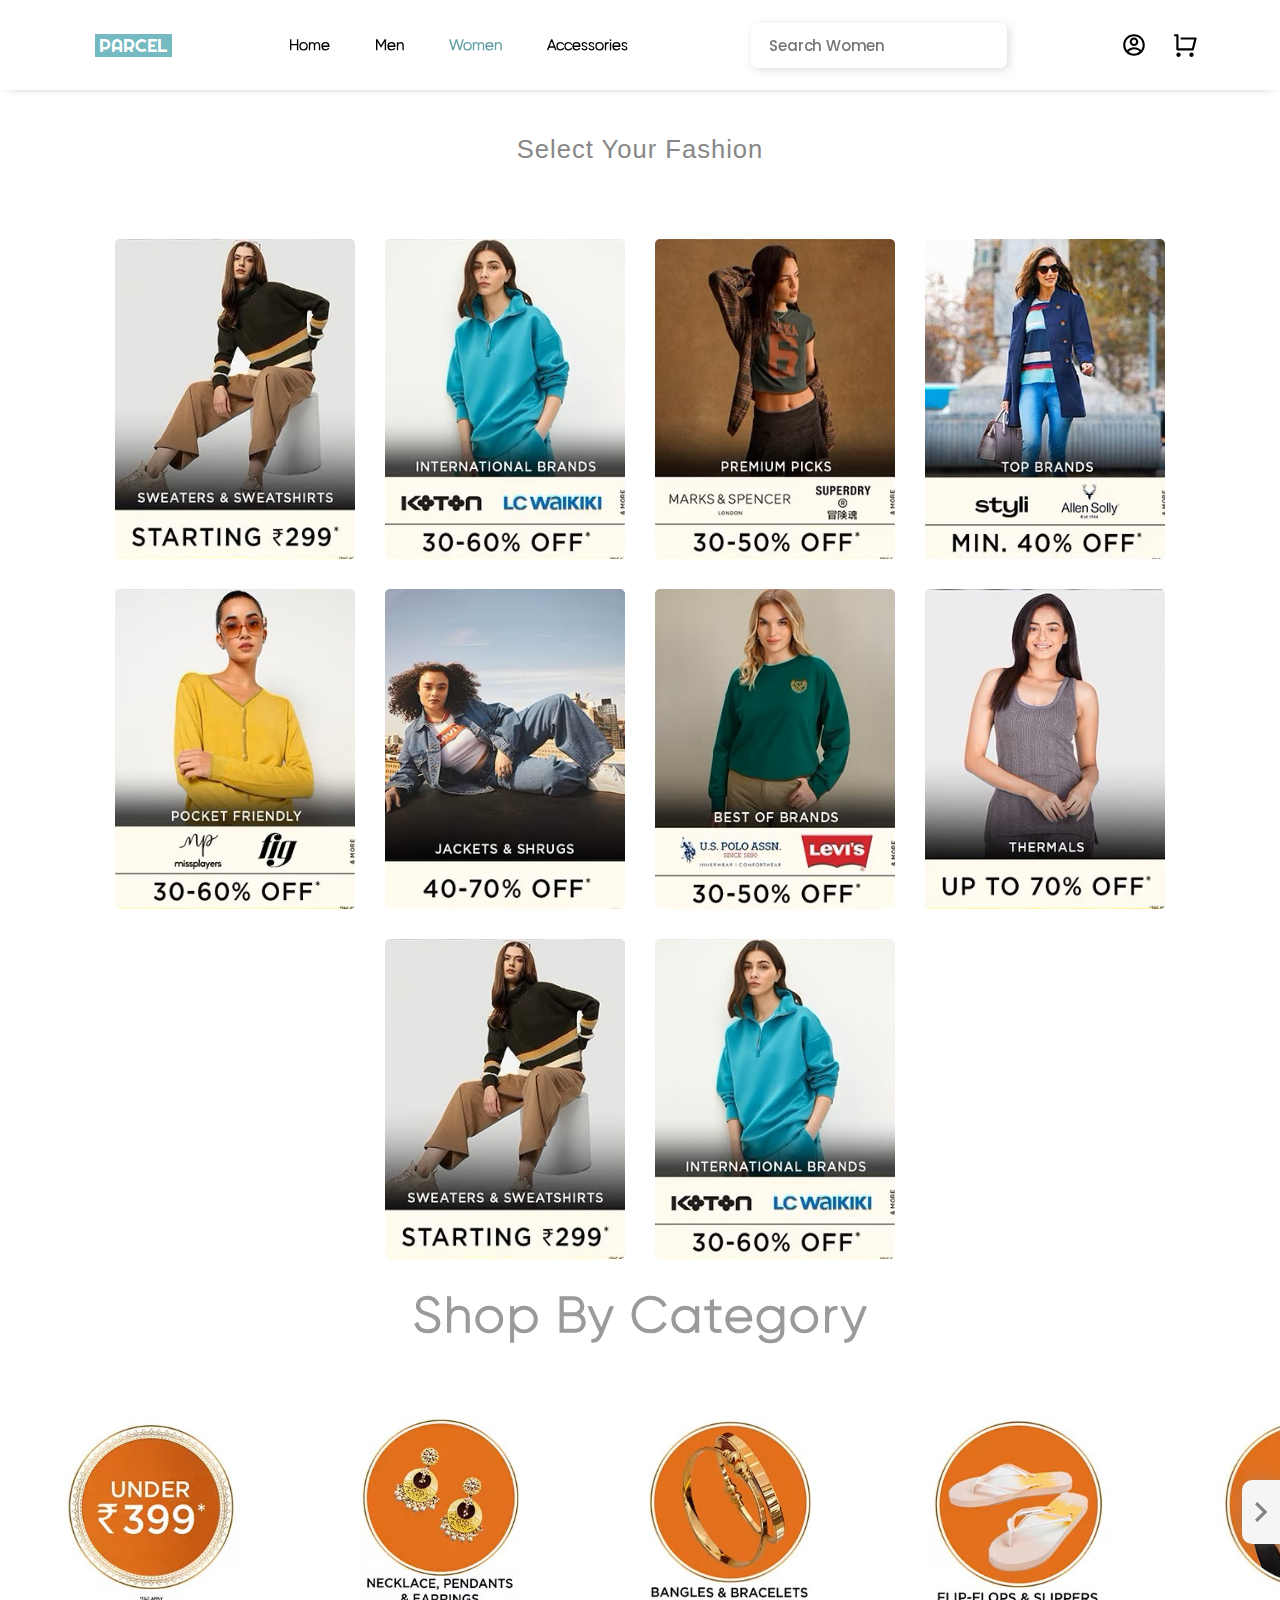
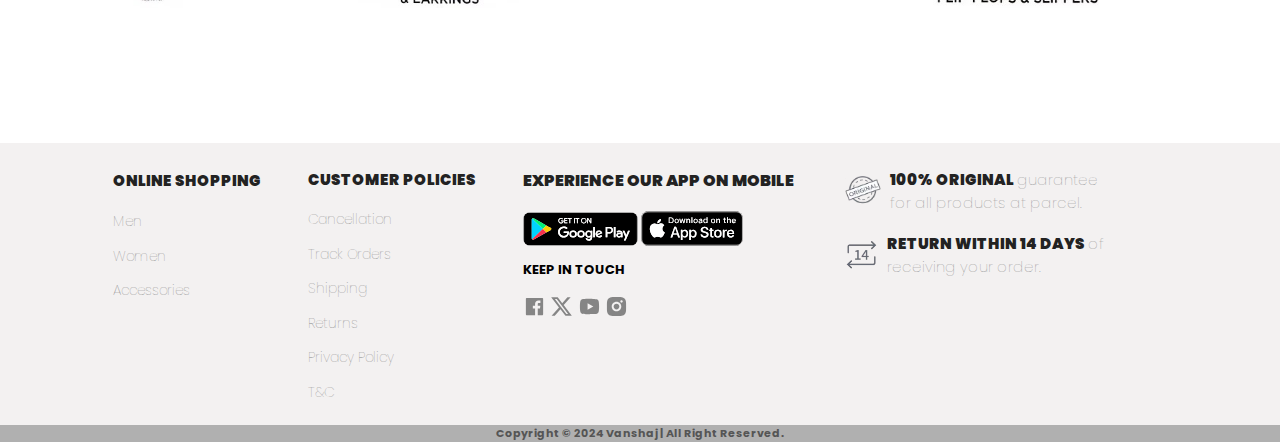
<file: women.html>
<!DOCTYPE html>
<html lang="en">

<head>
    <meta charset="UTF-8">
    <meta name="viewport" content="width=device-width, initial-scale=1.0">
    <title>Parcel - Ecommerce</title>
    <link rel="webiste icon" href="assets/logo.jpg" type="image/jpg">
    <link rel="stylesheet" href="women.css">
    <script src="women.js" defer></script>
</head>

<body style="position: relative;">
    <div class="side-bar">
        <div class="closebtn">
            <img src="./assets/menu-close.svg" data-close-menu class="" alt="">
        </div>
        <div class="menu">
            <div id="logo">
                <a href="index.html">parcel</a>
            </div>
            <a href="men.html">men</a>
            <a href="women.html">women</a>
            <a href="#">accessories</a>
            <a href="#">cart</a>
            <a href="login.html">Account</a>
            <h3>shop by category</h3>
            <a href="">eyewear</a>
            <a href="">casual wear</a>
            <a href="">western wear</a>
            <a href="">watches</a>
            <a href="">office wear</a>
            <a href="">bags</a>
            <a href="">Formals</a>
            <a href="">footwears</a>
        </div>
    </div>
    <span class="loader black"></span>
    <header>
        <nav>
            <div class="logo">
                <a href="index.html">parcel</a>
            </div>
            <div class="center-nav">
                <li>
                    <ul class="hover ">
                        <a href="index.html">home</a>
                    </ul>
                    <ul class="hover">
                        <a href="men.html" >Men</a>
                    </ul>
                    <ul class="hover ">
                        <a href="women.html" style="color: #639fa5;">women</a>
                    </ul>
                    <ul class="hover ">
                        <a href="">accessories</a>
                    </ul>
                </li>
            </div>
            <div class="right-nav">
                <div class="btn">
                    <img src="./assets/menu-open.svg" data-open-menu alt="">
                </div>
            </div>
            <div class="search-nav">
                <input type="text" placeholder="search women" id="search">
            </div>
            <div class="cart">
                <div id="profile">
                    <a href="login.html" class="profile"><img loading="lazy" src="assets/login.svg" alt=""></a>
                    <li data-profile class="hvr ">
                        <ul><a href="login.html">login/signup</a></ul>
                        <ul><a href="">orders</a></ul>
                        <ul><a href="">contact us</a></ul>
                        <ul><a href="">profile</a></ul>
                        <ul><a href="">profile</a></ul>
                    </li>
                </div>
                <a href="" target=""><img loading="lazy" src="assets/cart.svg" alt="cart"></a>
            </div>
            
        </nav>
    </header>
    <main>
        <div id="main">
            <div class="deals">
                <div class="heading">
                    <h1>select your fashion </h1>
                </div>
                <div class="product">
                    <a href="">
                        <img src="assets/wo.jpg" alt="">
                    </a>
                </div>
                <div class="product">
                    <a href="">
                        <img src="assets/wo1.jpg" alt="">
                    </a>
                </div>
                <div class="product">
                    <a href="">
                        <img src="assets/wo2.jpg" alt="">
                    </a>
                </div>
                <div class="product">
                    <a href="">
                        <img src="assets/wo3.jpg" alt="">
                    </a>
                </div>
                <div class="product">
                    <a href="">
                        <img src="assets/wo4.jpg" alt="">
                    </a>
                </div>
                <div class="product">
                    <a href="">
                        <img src="assets/wo9.jpg" alt="">
                    </a>
                </div>
                <div class="product">
                    <a href="">
                        <img src="assets/wo6.jpg" alt="">
                    </a>
                </div>
                <div class="product">
                    <a href="">
                        <img src="assets/wo7.jpg" alt="">
                    </a>
                </div>
                <div class="product">
                    <a href="">
                        <img src="assets/wo.jpg" alt="">
                    </a>
                </div>
                <div class="product">
                    <a href="">
                        <img src="assets/wo1.jpg" alt="">
                    </a>
                </div>
            </div>
            <div class="by-category">
                <div class="txt">
                    <h1 style="font-family: gilroy-light;">shop by category</h1>
                </div>
                <div class="categories">
                    <div class="btn prev">
                        <img src="assets/arrow2.svg" alt="">
                    </div>
                    <div class="cat-prod" >
                        <a href="">
                            <img src="assets/399.jpg" alt="">
                        </a>
                    </div>
                    <div class="cat-prod" >
                        <a href="">
                            <img src="assets/women.jpg" alt="">
                        </a>
                    </div>
                    <div class="cat-prod" >
                        <a href="">
                            <img src="assets/women1.jpg" alt="">
                        </a>
                    </div>
                    <div class="cat-prod" >
                        <a href="">
                            <img src="assets/women2.jpg" alt="">
                        </a>
                    </div>
                    <div class="cat-prod" >
                        <a href="">
                            <img src="assets/women3.jpg" alt="">
                        </a>
                    </div>
                    <div class="cat-prod" >
                        <a href="">
                            <img src="assets/women4.jpg" alt="">
                        </a>
                    </div>
                    <div class="cat-prod" >
                        <a href="">
                            <img src="assets/women5.jpg" id="last" alt="">
                        </a>
                    </div>
                    <div class="btn next show" onclick="scroll(-100,0)">
                        <img src="assets/arrow.svg" alt="">
                    </div>
                </div>
            </div>
        </div>
    </main>

    <footer>
        <div class="online-shop">
            <div class="head"><a href="assets/index.html"><b>online shopping</b></a></div>
            <div><a href="assets/men.html">men</a></div>
            <div><a href="#">women</a></div>
            <div><a href="#">accessories</a></div>
        </div>
        <div class="policy">
            <div>
                <h6><b>customer policies</b></h6>
            </div>
            <div><a href="">Cancellation</a></div>
            <div><a href="">Track Orders</a></div>
            <div><a href="">Shipping</a></div>
            <div><a href="">Returns</a></div>
            <div><a href="">Privacy policy</a></div>
            <div><a href="">T&C</a></div>
        </div>
        <div class="playstore">
            <div>experience our app on mobile</div>
            <div id="playstore"><a href=""><img loading="lazy" src="assets/playstore.svg" alt=""></a></div>
            <div id="appstore"><a href=""><img loading="lazy" src="assets/appstore.svg" alt=""></a></div>
            <div class="social">
                <div>
                    <h4>KEEP IN TOUCH</h4>
                </div>
                <div>
                    <a target="_blank" href="https://www.facebook.com/vanshaj.singh.09/"><img loading="lazy"
                            src="assets/fb.svg" alt=""></a>
                    <a target="_blank" href="https://www.twitter.com/vanshaj_18"><img loading="lazy"
                            src="assets/twitter.svg" alt=""></a>
                    <a target="_blank" href="https://www.youtube.com"><img loading="lazy" src="assets/yt.svg"
                            alt=""></a>
                    <a target="_blank" href="https://www.instagram.com/vanshaj__18"><img loading="lazy"
                            src="assets/insta.svg" alt=""></a>
                </div>
            </div>
        </div>
        <div class="original">
            <div id="original"><img loading="lazy" src="assets/original.webp" alt="">
                <h6><b>100% original <span>guarantee for all products at Parcel.</span></h6>
            </div>
            <div id="return"><img loading="lazy" src="assets/return.webp" alt="">
                <h6><b>Return within 14 days </b><span>of receiving your order.</span></h6>
            </div>
        </div>
        <div class="copyright">
            copyright &copy; 2024 vanshaj | all right reserved.
        </div>
    </footer>
</body>

</html>
</file>
<file: login.css>
@import url('https://fonts.googleapis.com/css2?family=Poppins:wght@400&display=swap');
@import url('https://fonts.googleapis.com/css2?family=Satisfy&display=swap');
@import url('https://fonts.googleapis.com/css2?family=Righteous&display=swap');

@font-face {
    font-family: gilroy-light;
    src: url(assets/fonts/Gilroy-Light.otf);
}

* {
    margin: 0;
    padding: 0;
    box-sizing: border-box;
    font-family: gilroy-light, sans-serif;
    -webkit-user-drag: none;
}

*::selection{
    background-color: transparent;
}

html,
body {
    height: 100%;
    width: 100%;
    background-color: white;
}


/* nav section */

header,
nav {
    height: 10vh;
    width: 100%;
    display: flex;
    align-items: center;
    justify-content: space-evenly;
    z-index: 9;
    box-shadow: 0 1px 11px -8px grey;
}

nav * {
    font-size: 1.1vmax;
}

header nav>div {
    height: 100%;
    display: flex;
    justify-content: space-evenly;
    align-items: center;
}

nav {
    position: fixed;
    background-color: white;
}

.right-nav,
.logo {
    width: 25%;
    justify-content: center;
}

.logo {
    width: 10%;
}

.logo a {
    display: grid;
    padding: 0 4px;
    place-content: center;
    font-family: 'Righteous', sans-serif;
    text-decoration: none;
    color: #fff;
    background-color: #74bac0;
    overflow: hidden;
    text-transform: uppercase;
    font-size: clamp(1.3vw,1.4vw, 1.5vw);
}


.center-nav {
    width: 30%;
}

.center-nav>li {
    display: flex;
    width: 100%;
    justify-content: space-around;
    align-items: center;
    text-transform: capitalize;
    height: 100%;
}

.center-nav>li>ul:last-child {
    position: relative;
    text-transform: capitalize;
}


.center-nav>li>ul>a {
    text-decoration: none;
    color: black;
    font-weight: 800;
    transition: .1s;
    height: 100%;
}


.center-nav>li>ul>a:hover {
    color: #639fa5;
}


.center-nav>li>ul {
    position: relative;
    height: 100%;
    line-height: 10vh;
}

.center-nav>li>ul .drop-down {
    position: absolute;
    top: 100%;
    width: 15vw;
    line-height: 2.5;
    padding: 2vh;
    background-color: white;
    border-radius: 0 0 10px 10px;
    left: 50%;
    display: flex;
    flex-direction: column;
    box-shadow: 0 8px 6px -9px rgba(128, 128, 128, 0.428) inset;
    align-items: center;
    justify-content: center;
    transform: translateX(-50%);
    list-style: none;
    visibility: hidden;
    opacity: 0;
    transition: .2s linear;
}


.drop-down ul a {
    text-decoration: none;
    font-size: 1.2vw;
    color: grey;
    font-weight: 900;
    transition: .1s linear;
}

.drop-down ul a:hover {
    color: #74bac0;
}

.center-nav>li>.show>.drop-down {
    visibility: visible;
    top: 100%;
    opacity: 1;
}

.right-nav input,
.right-nav button {
    outline: none;
    border: none;
    padding: 0 2vh;
    height: 50%;
    border-radius: 7px 0 0 7px;
    font-weight: 900;
    font-family: "Poppins";
    width: 60%;
    box-shadow: 0px 0px 8px -1px rgba(145, 145, 145, 0.398);
    font-weight: 500;
}

.right-nav button {
    border-radius: 0 7px 7px 0;
    cursor: pointer;
    width: 6vh;
    padding: 0;
    background-color: rgb(212, 211, 211);
    display: flex;
        justify-content: center;
        align-items: center;
}

.right-nav button img {
    height: 3vh;
    width: 3vh;
}

.cart {
    width: 8%;
    justify-content: space-between;
}

.cart a {
    text-decoration: none;
    display: flex;
    flex-direction: column;
    justify-content: center;
    align-items: center;
    font-size: 1vw;
    font-weight: 600;
    color: #000;
}

.cart a img {
    height: 1.7vw;
    color: rgb(152, 152, 152);
}

.cart #profile {
    position: relative;
    height: 100%;
}

.cart #profile>a {
    height: 100%;
}

.cart #profile li {
    position: absolute;
    top: 10vh;
    width: 12vw;
    list-style-type: none;
    padding: 1vh 0;
    backdrop-filter: blur(12px);
    line-height: 10vh;
    left: 50%;
    transform: translateX(-50%);
    border-radius: 10px;
    display: flex;
    flex-direction: column;
    align-items: start;
    justify-content: center;
    background-color: rgba(126, 126, 126, 0.75);
    opacity: 0;
    visibility: hidden;
}

.cart #profile li:hover {
    opacity: 1;
    visibility: visible;
}

.cart #profile .active {
    opacity: 1;
    visibility: visible;
}

.cart #profile li ul {
    line-height: 2;
    display: flex;
    padding: 0 2vh;
    justify-content: left;
    margin-bottom: 5px;
    width: 100%;
    text-transform: capitalize;
}

.cart #profile li ul:first-child a {
    padding: 0 2vh;
    background-color: #74bac0;
    color: white;
    border: 2px solid #74bac0;
    border-radius: 5px;
    width: 100%;
    transition: .1s linear;
}

.cart #profile li ul:hover {
    background-color: #74bac0;
}

.cart #profile li ul:hover>a {
    color: white;
}

.cart #profile li ul:first-child {
    background-color: transparent;
}

.cart #profile li ul:first-child a:hover {
    background-color: rgb(254, 254, 254);
    border: 2px solid #74bac0;
    color: #74bac0;
}

.cart #profile li ul a {
    color: #fff;
    width: max-content;
    transition: .05s linear;
    display: flex;
    justify-content: left;
    text-align: left;
    font-size: 1.1vw;
}


/* nav section */

/* image section */
main {
    width: 100%;
    transition: .5s linear;
}

.main {
    height: 90dvh;
    width: 100%;
    display: flex;
    align-items: center;
    justify-content: center;
}

.right,
.left {
    height: 100%;
    width: 50%;
    display: flex;
    align-items: center;
    justify-content: center;
}

.left img {
    height: 100%;
    width: 100%;
    object-fit: contain;
    object-position: center;
}

/* image section */
.right > .border{
    height: 36vw;
    width: 60%;
    display: flex;
    align-items: center;
    justify-content: center;
    background-color: transparent;
    position: relative;
}

.right .border::before{
    position: absolute;
    content: "";
    height: 95%;
    width: 93%;
    background-color: rgba(65, 105, 225, 0.428);
    /* z-index: -2; */
    top: 0;
    left: 0;
}
.right .border::after{
    position: absolute;
    content: "";
    height: 95%;
    width: 93%;
    z-index: 1;
    background-color: royalblue;
    bottom: 0;
    right: 0;
}

.right .form{
    height: 96%;
    width: 95%;
    display: flex;
    position: relative;
    flex-direction: column;
    z-index: 2;
    overflow: hidden;
}

/* Login form */

.form>.login{
    top: -0%;
}

.form>.login, .form>.signup {
    height: 100%;
    width: 100%;
    display: flex;
    position: absolute;
    flex-direction: column;
    transition: .35s linear;
}

.form .animate-2{
    top: -100%;
}

.login>form {
    height: 100%;
    width: 100%;
    padding: 4vh 2vh;
    align-items: center;
    display: flex;
    justify-content: center;
    flex-direction: column;
    background: whitesmoke;
    border-radius: 0px;
        box-shadow: 12px 12px 0px royalblue,
            -12px -12px 0px rgba(65, 105, 225, 0.608);
}

.login > form > *{
    margin-bottom: 3.5vh;
}

.form .logo {
    font-family: 'Satisfy', cursive;
    font-size: 2vw;
    text-align: justify;
    align-items: center;
    color: royalblue;
    font-weight: 100;
    flex-direction: column;
    display: flex;
    width: 100%;
    margin-bottom: 5vh;
}

.form .logo span {
    letter-spacing: 5px;
    font-weight: 500;
    font-family: 'Righteous', sans-serif;
    background-color: royalblue;
    color: white;
    padding: 0 .6vh;
}

.login>form>input {
    width: 70%;
    height: max-content;
    font-size: 1.1vw;
    font-family: "Poppins";
    padding: .2vh 1vh;
    outline: none;
    background-color: transparent;
    font-size: 1.1vw;
    font-weight: 600;
    color: rgb(1, 1, 108);
    border: none;
    border-bottom: 2px solid rgba(65, 105, 225, 0.608);
}

.login>form>#forget {
    display: flex;
    width: 70%;
    height: 2vh;
    justify-content: right;
}

.login>form>#forget a {
    text-decoration: none;
    font-family: "Poppins";
    color: rgb(91, 132, 255);
    font-size: 1vw;
    font-weight: 500;
}

form button {
    width: 20%;
    padding: 1vh 0;
    outline: none;
    border: none;
    border-radius: 5px;
    color: white;
    font-family: "Poppins";
    font-weight: 900;
    overflow: hidden;
    background-color: royalblue;
    position: relative;
    transition: .1s linear;
}

form button:hover {
    background-color: rgb(42, 89, 230);
}

#new{
    width: 70%;
    display: flex;
    justify-content: center;
}
#new span{
    text-transform: capitalize;
    font-family: "Poppins";
    font-size: 1.1vw;
    font-weight: 500;
}
#new span a{
    text-decoration: none;
    font-size: 1.1vw;
    font-weight: 600;
    color: rgb(91, 132, 255);
}

.login > form>input::placeholder {
    color: rgba(65, 105, 225, 0.509);
    font-weight: 600;
    letter-spacing: 1px;
}

.login .warn{
    color: red;
    display: none;
    opacity: 0;
    bottom: 0;
    position: absolute;
    background-color: rgba(255, 0, 0, 0.159);
    padding: 5px;
    border-radius: 8px;
    font-weight: 600;
    transition: .2s linear;
}
/* login form */

/* signup form */

.signup{
    top: 100%;
    position: absolute;
    background-color: whitesmoke;
}

.animate{
    top:0;
}

.signup>form{
    height: 100%;
    padding: 0 2vh;
    width: 100%;
    display: flex;
    flex-direction: column;
    justify-content: center;
    align-items: center;
}


.signup>form>*{
    width: 70%;
    margin-bottom: 3vh;
}


.signup>form>div:nth-child(2){
    display: flex;
    justify-content: space-between;
}
.signup>form>div:nth-child(2) input{
    width: 47%;
}

.signup input::placeholder{
    color: rgba(65, 105, 225, 0.651);
    text-transform: capitalize;
}

.signup form input{
    height: 4vh;
    border: none;
    padding: 1vh;
    border-bottom: 2px solid rgba(65, 105, 225, 0.669);
    background-color: transparent;
    font-size: 1.1vw;
    font-weight: 600;
    outline: none;
}

.signup form select{
    outline: none;
    color: white;
    background-color: rgba(65, 105, 225, 0.869);
    padding: 1vh;
    border-radius: 5px;
    width: max-content;
    text-transform: capitalize;
    font-size: 1.1vw;
    font-weight: 600;
    border: none;
}
.signup form select option{
    color: royalblue;
    background-color: whitesmoke;
    height: 3vh;
    font-weight: 600;
    font-size: 1.1vw;
}

.signup>form>div:nth-child(6){
    display: flex;
    align-items: center;
    justify-content: space-around;
}
.signup form label {
    font-size: 1.2vw;
    font-weight: 600;
    color: rgba(65, 105, 225, 0.869);
}


.signup button {
    --primary-color: royalblue;
    --secondary-color: #fff;
    --hover-color: rgb(13, 67, 227);
    --arrow-width: 10px;
    --arrow-stroke: 2px;
    width: 35%;
    border: 0;    
    height: 2.7rem;
    border-radius: 20px;
    color: var(--secondary-color);
    /* padding: 1em 1.8em; */
    background: var(--primary-color);
    display: flex;
    transition: 0.2s background;
    align-items: center;
    justify-content: center;
    gap: 0.6em;
    font-weight: bold;
    font-size: 1.1vw;
    white-space: nowrap;
}

.signup button .arrow-wrapper {
    display: flex;
    justify-content: center;
    align-items: center;
}

.signup button .arrow {
    margin-top: 1px;
    width: var(--arrow-width);
    background: var(--primary-color);
    height: var(--arrow-stroke);
    position: relative;
    transition: 0.2s;
}

.signup button .arrow::before {
    content: "";
    box-sizing: border-box;
    position: absolute;
    border: solid var(--secondary-color);
    border-width: 0 var(--arrow-stroke) var(--arrow-stroke) 0;
    display: inline-block;
    top: -3px;
    right: 3px;
    transition: 0.2s;
    padding: 3px;
    transform: rotate(-45deg);
}

.signup button:hover {
    background-color: var(--hover-color);
}

.signup button:hover .arrow {
    background: var(--secondary-color);
}

.signup button:hover .arrow:before {
    right: 0;
}

.signup >form>div:last-of-type{
    display: flex;
    justify-content: center;
    align-items: center;
}
.signup form>div:last-of-type>span{
    text-transform: capitalize;
    font-weight: 600;
}
.signup form>div:last-of-type a{
    text-decoration: none;
    text-transform: capitalize;
    color: rgb(0, 132, 255);
    font-weight: 600;
}

/* signup form */


/* only mobile screen elements */

.right-nav{
    display: none;
}

.text-for-image{
    display: none;
}

.side-bar{
    display: none;
}

.filter-btn{
    display: none;
}

/* only mobile screen elements */


/* 320px < width < 425px */

@media screen and (299px < width < 426px) {
    
    .login .warn{
        visibility: hidden;
    }
    
    *{
        user-select: none;
    }
    
    .hide{
        display: none;
    }
    
    
    html,
    body{
        height: 100dvh;
    }

    /* header & navbar section */

    header,
    nav {
        max-height: 60px;
        width: 100%;
        display: grid;
        box-shadow: none;
        grid-template-columns: 1fr 1fr;
        grid-template-rows: auto auto;
    }

    nav {
        padding: 5px;
        gap: 2rem;
    }

    .search-nav {
        grid-column: span 2;
        width: auto;
    }

    .search-nav input {
        height: 100%;
        width: 90%;
        padding: 0 10px;
        margin: 0;
    }

    nav>div {
        width: 50%;
    }

    .center-nav,
    .cart {
        display: none;
    }

    .logo {
        height: 100%;
        width: 60%;
    }

    .logo a {
        font-size: clamp(12px, 15px, 20px);
        background-color: transparent;
        color: #74bac0;
    }

    .right-nav {
        width: 100%;
        height: 100%;
        display: flex;
        align-items: flex-end;
        justify-content: flex-end;
    }

    .btn {
        height: 100%;
        width: 20%;
        position: relative;
    }

    .btn img {
        height: 50%;
        object-fit: contain;
        position: absolute;
        left: 50%;
        top: 50%;
        transform: translate(-50%, -50%);
    }

    .side-bar {
        height: 110dvh;
        width: 67%;
        position: fixed;
        z-index: 10;
        top: 0;
        right: 0;
        display: flex;
        justify-content: center;
        align-items: center;
        background-color: white;
        box-shadow: -2px 14px 12px 8px rgba(128, 128, 128, 0.224);
        transform: translateX(100%);
        transition: .15s linear all;
    }

    .closebtn {
        height: 60px;
        width: 30%;
        position: absolute;
        top: 0;
        right: 0;
        display: flex;
        justify-content: center;
        align-items: center;
    }

    .closebtn img {
        height: 50%;
    }

    .menu {
        width: 90%;
        height: 90%;
        display: flex;
        flex-direction: column;
        padding: 3vh;
        gap: 2rem;
        overflow: scroll;
    }

    .menu a {
        text-decoration: none;
        color: #555;
        font-size: clamp(2vw, 4.0vw, 5vw);
        letter-spacing: -0.5px;
        text-transform: capitalize;
        font-weight: 100;
        font-family: "Poppins", montserrat;
    }

    .menu h3 {
        text-transform: uppercase;
        font-family: "Poppins", montserrat;
        font-weight: 800;
        color: black;
        font-size: clamp(3vw, 4.6vw, 5vw);
    }

    #logo {
        width: 100%;
        display: flex;
        margin: 1vh 0;
        justify-content: center;
    }

    #logo a {
        font-family: 'righteous', gilroy;
        font-size: clamp(6vw, 7vw, 8.5vw);
        background-color: #74bac0;
        color: white;
        padding: 0 5px;
        text-transform: uppercase;
        letter-spacing: 2px;
    }


    /* header & navbar section */

    /* main styling */

    .main .left{
        display: none;        
    }

    .right{
        width: 100%;
        height: 100%;
    }

    .right .border{
        min-height: 75%;
        width: 80%;
    }

    .login>form{
        padding: 0;
    }

    .form .logo{
        font-size: clamp(6.5vw, 7vw, 8vw);
        margin: 0;
    }

    .login>form>input{
        font-size: clamp(3.5vw, 4vw, 5vw);
    }
    
    .login>form>input::placeholder{
        font-weight: 100;
    }

    .login>form>#forget a{
        font-size: clamp(3.5vw, 3.8vw, 5vw);
    }
    
    form button,
    .signup button{
        width: auto;
        height: auto;
        padding: 10px 15px;
        display: flex;
        align-items: center;
        justify-content: center;
        font-size: clamp(3.5vw, 4vw, 5vw);
    }
    
    #new span,
    #new span a,
    .signup form>div:last-of-type>span{
        font-size: clamp(2.5vw, 3.4vw, 5vw);
        width: max-content;
        display: flex;
        gap: 5px;
        white-space: nowrap;
        align-items: center;
    }
    
    .signup>form{
        padding: 0;
        justify-content: space-evenly;
    }

    .signup form input{
        font-size: clamp(2.5vw, 3.4vw, 5vw);
        padding: 3px;
    }

}
/* 320px < width < 425px */

/* 426px < width < 600px */

@media screen and (425px < width < 601px) {
    
    .login .warn{
        visibility: hidden;
    }
    
    *{
        user-select: none;
    }
    
    .hide{
        display: none;
    }
    
    
    html,
    body{
        height: 100dvh;
    }

    /* header & navbar section */

    header,
    nav{
        height: 60px;
        width: 100%;
        display: flex;
        align-items: center;
        padding: 0;
        justify-content: space-between;
        box-shadow: none;
    }

    .center-nav,
    .cart{
        display: none;
    }

    .logo{
        height: 50%;
        width: 40%;
    }

    .logo a{
        font-size: clamp(1rem, 1.4rem, 2.5rem);
        background-color: transparent;
        color: #74bac0;
    }

    .right-nav{
        width: 20%;
        height: 100%;
        display: flex;
        align-items: center;
        justify-content: center;
    }

    .btn{
        height: 100%;
        width: 100%;
        position: relative;
    }
    
    .btn img{
        height: 50%;
        object-fit: contain;
        position: absolute;
        left: 50%;
        top: 50%;
        transform: translate(-50%,-50%);
    }

    .side-bar{
        height: 110dvh;
        width: 55%;
        position: fixed;
        z-index: 10;
        top: 0;
        right: 0;
        display: flex;
        justify-content: center;
        align-items: center;
        background-color: white;
        box-shadow: -2px 14px 12px 8px rgba(128, 128, 128, 0.224);
        transform: translateX(100%);
        transition: .15s linear all;
    }

    .closebtn{
        height: 60px;
        width: 30%;
        position: absolute;
        top: 0;
        right: 0;
        display: flex;
        justify-content: center;
        align-items: center;
    }

    .closebtn img{
        height: 50%;
    }

    .menu{
        width: 90%;
        height: 90%;
        display: flex;
        flex-direction: column;
        padding: 3vh;
        overflow: scroll;
        gap: 2rem;
    }

    .menu a {
        text-decoration: none;
        color: #555;
        font-size: clamp(2vw, 3.0vw, 4vw);
        letter-spacing: -0.5px;
        text-transform: capitalize;
        font-weight: 100;
        font-family: "Poppins", montserrat;
    }

    .menu h3 {
        text-transform: uppercase;
        font-family: "Poppins", montserrat;
        font-weight: 800;
        color: black;
        font-size: clamp(2vw, 3.5vw, 5vw);
    }

    #logo {
        width: 100%;
        display: flex;
        margin: 1vh 0;
        justify-content: center;
    }

    #logo a {
        font-family: 'righteous', gilroy;
        font-size: clamp(4vw, 5vw, 6.5vw);
        background-color: #74bac0;
        color: white;
        padding: 0 5px;
        text-transform: uppercase;
        letter-spacing: 2px;
    }



    /* header & navbar section */

    /* main styling */

    .main .left{
        display: none;        
    }

    .right{
        width: 100%;
        height: 100%;
    }

    .right .border{
        min-height: 75%;
        max-width: 350px;
        width: 80%;
    }

    .login>form{
        padding: 0;
    }

    .form .logo{
        font-size: clamp(20px, 28px, 35px);
        margin: 0;
    }

    .login>form>input,
    .signup form input{
        font-size: min(4vw, 15px);
    }
    
    .login>form>input::placeholder{
        font-weight: 100;
    }

    .login>form>#forget a{
        font-size: min(3.8vw, 16px);
    }
    
    form button,
    .signup button{
        width: auto;
        height: auto;
        padding: 10px 15px;
        display: flex;
        align-items: center;
        justify-content: center;
        font-size: min(3.5vw,15px);
    }
    
    #new span,
    #new span a,
    .signup form>div:last-of-type>span{
        font-size: min(3vw, 16px);
        width: max-content;
        display: flex;
        gap: 5px;
        white-space: nowrap;
        align-items: center;
    }
    
    .signup>form{
        padding: 0;
        justify-content: space-evenly;
    }

    .signup form input{
        padding: 3px;
    }

}


/* 426px < width < 600px */


/* 600px < width < 750px */

@media screen and (600px < width < 751px) {
    
    .login .warn{
        visibility: hidden;
    }
    
    *{
        user-select: none;
    }
    
    .hide{
        display: none;
    }
    
    
    html,
    body{
        height: 100dvh;
    }

    /* header & navbar section */

    header,
    nav{
        height: 60px;
        width: 100%;
        display: flex;
        align-items: center;
        padding: 0;
        justify-content: space-between;
        box-shadow: none;
    }

    .center-nav,
    .cart{
        display: none;
    }

    .logo{
        height: 50%;
        width: 40%;
    }

    .logo a{
        font-size: clamp(1rem, 1.4rem, 2.5rem);
        background-color: transparent;
        color: #74bac0;
    }

    .right-nav{
        width: 20%;
        height: 100%;
        display: flex;
        align-items: center;
        justify-content: center;
    }

    .btn{
        height: 100%;
        width: 100%;
        position: relative;
    }
    
    .btn img{
        height: 50%;
        object-fit: contain;
        position: absolute;
        left: 50%;
        top: 50%;
        transform: translate(-50%,-50%);
    }

    .side-bar{
        height: 110dvh;
        width: 45%;
        position: fixed;
        z-index: 10;
        top: 0;
        right: 0;
        display: flex;
        justify-content: center;
        align-items: center;
        background-color: white;
        box-shadow: -2px 14px 12px 8px rgba(128, 128, 128, 0.224);
        transform: translateX(100%);
        transition: .15s linear all;
    }

    .closebtn{
        height: 60px;
        width: 30%;
        position: absolute;
        top: 0;
        right: 0;
        display: flex;
        justify-content: center;
        align-items: center;
    }

    .closebtn img{
        height: 50%;
    }

    .menu{
        width: 90%;
        height: 90%;
        display: flex;
        flex-direction: column;
        padding: 3vh;
        overflow: scroll;
        gap: 2rem;
    }

    .menu a {
        text-decoration: none;
        color: #555;
        font-size: clamp(14px, 1.1rem, 20px);
        letter-spacing: -0.5px;
        text-transform: capitalize;
        font-weight: 100;
        font-family: "Poppins", montserrat;
    }

    .menu h3 {
        text-transform: uppercase;
        font-family: "Poppins", montserrat;
        font-weight: 800;
        color: black;
        font-size: clamp(15px, 1.2rem, 25px);
    }

    #logo {
        width: 100%;
        display: flex;
        margin: 1vh 0;
        justify-content: center;
    }

    #logo a {
        font-family: 'righteous', gilroy;
        font-size: clamp(18px, 1.5rem, 25px);
        background-color: #74bac0;
        color: white;
        padding: 0 5px;
        text-transform: uppercase;
        letter-spacing: 2px;
    }



    /* header & navbar section */

    /* main styling */

    .main .left{
        display: none;        
    }

    .right{
        width: 100%;
        height: 100%;
    }

    .right .border{
        min-height: 75%;
        max-width: 350px;
        width: 80%;
    }

    .login>form{
        padding: 0;
    }

    .form .logo{
        font-size: clamp(20px, 28px, 35px);
        margin: 0;
    }

    .login>form>input,
    .signup form input{
        font-size: min(4vw, 15px);
    }
    
    .login>form>input::placeholder{
        font-weight: 100;
    }

    .login>form>#forget a{
        font-size: min(3.8vw, 16px);
    }
    
    form button,
    .signup button{
        width: auto;
        height: auto;
        padding: 10px 15px;
        display: flex;
        align-items: center;
        justify-content: center;
        font-size: min(3.5vw,15px);
    }
    
    #new span,
    #new span a,
    .signup form>div:last-of-type>span{
        font-size: min(3vw, 16px);
        width: max-content;
        display: flex;
        gap: 5px;
        white-space: nowrap;
        align-items: center;
    }
    
    .signup>form{
        padding: 0;
        justify-content: space-evenly;
    }

    .signup form input{
        padding: 3px;
    }

}

/* 600px < width < 751px */

/* 750 < width < 1023px */

@media screen and (750px < width < 1023px) {

    :root {
        --mid-font: clamp(1.5vw, 1.8vw, 2.5vw);
        --small-font: clamp(1.3vw, 1.7vw, 2vw);
        --xs-font: clamp(1.3vw, 1.5vw, 2.5vw);
    }


    header,
    nav {
        justify-content: space-between;
    }

    nav {
        padding: 0 20px;
    }

    .logo {
        width: max-content;
        padding: 0;
    }

    .logo a {
        font-size: clamp(2vw, 2.4vw, 3.5vw);
    }

    .center-nav li {
        gap: 2rem;
    }

    .center-nav>li>ul>a {
        font-size: var(--mid-font);
    }

    .search-nav {
        width: max-content;
    }

    .search-nav input::placeholder {
        padding: 0;
        font-size: var(--small-font);
    }

    .cart {
        padding: 0;
        gap: 0;
    }

    .cart a img {
        height: 2.9vw;
    }

    .right .border{
        width: 70%;
        min-height: 25rem;
        height: 43vw;
    }

    .form .logo{
        font-size: 2.5vw;
    }

    .login>form{
        padding: 0;
        gap: 0.1rem;
    }


    .login>form>input,
    .signup form input{
        font-size: clamp(13px, 1.7vw, 18px);
    }
    
    .login>form>input::placeholder{
        font-weight: 100;
    }

    .login>form>#forget a{
        font-size: clamp(13px, 1.8vw, 18px);
    }
    
    form button,
    .signup button{
        width: auto;
        height: auto;
        padding: 7px 15px;
        display: flex;
        align-items: center;
        justify-content: center;
        font-size: min(3.5vw,15px);
    }
    
    #new span,
    #new span a,
    .signup form>div:last-of-type>span{
        font-size: clamp(13px, 1.8vw, 18px);
        width: max-content;
        display: flex;
        gap: 5px;
        white-space: nowrap;
        align-items: center;
    }
    
    .signup>form{
        padding: 0;
        justify-content: space-evenly;
    }

    .signup form input{
        padding: 3px;
    }

    .signup form > *{
        margin-bottom: 0;
    }

}

/* 750 < width < 1023px */
</file>
<file: men.css>
@import url('https://fonts.googleapis.com/css2?family=Poppins:wght@400&display=swap');
@import url('https://fonts.googleapis.com/css2?family=Righteous&display=swap');

@font-face {
    font-family: gilroy-light;
    src: url(assets/fonts/Gilroy-Light.otf);
}

* {
    margin: 0;
    padding: 0;
    box-sizing: border-box;
    font-family: "Poppins", sans-serif;
    font-size: 10px;
}

::root {
    --l-font: clamp(13rem, 15rem, 17rem);
    --m-font: clamp(1.2rem, 1.4rem, 1.6rem);
}

*::selection {
    color: whitesmoke;
    background-color: #639fa5;
}

*:focus {
    outline: none;
}

img::selection {
    background-color: transparent;
}

html {
    scroll-behavior: smooth;
}

html,
body {
    height: 100%;
    width: 100%;
    background-color: white;
}

body {
    position: relative;
    transition: filter .2s linear, background .2s linear
}

img {
    -webkit-user-drag: none;
}

/* nav starts */

header,
nav {
    height: 10vh;
    width: 100%;
    display: flex;
    align-items: center;
    justify-content: space-evenly;
    z-index: 9;
    box-shadow: 0 1px 11px -8px grey;
}

nav * {
    font-size: clamp(1.5rem, 1.1vmax, 1.2vmax);
}

header nav>div {
    height: 100%;
    display: flex;
    justify-content: space-around;
    align-items: center;
}

nav {
    position: fixed;
    background-color: white;
}

.search-nav,
.logo {
    width: 25%;
    justify-content: center;
}

.logo {
    width: 10%;
}

.logo a {
    display: grid;
    padding: 0 4px;
    place-content: center;
    font-family: 'Righteous', sans-serif;
    text-decoration: none;
    color: #fff;
    background-color: #74bac0;
    overflow: hidden;
    text-transform: uppercase;
    font-size: clamp(1.3vw, 1.4vw, 1.5vw);
}


.center-nav {
    width: 30%;
}

.center-nav>li {
    display: flex;
    width: 100%;
    justify-content: space-around;
    align-items: center;
    text-transform: capitalize;
    height: 100%;
}

.center-nav>li>ul:last-child {
    position: relative;
    text-transform: capitalize;
}


.center-nav>li>ul>a {
    text-decoration: none;
    color: black;
    font-weight: 500;
    transition: .1s;
    height: 100%;
}


.center-nav>li>ul>a:hover {
    color: #639fa5;
}



.center-nav>li>ul {
    position: relative;
    height: 100%;
    line-height: 10vh;
}

.center-nav>li>ul .drop-down {
    position: absolute;
    top: 100%;
    width: 15vw;
    line-height: 2.5;
    padding: 2vh;
    background-color: whitesmoke;
    border-radius: 0 0 10px 10px;
    left: 50%;
    display: flex;
    flex-direction: column;
    box-shadow: 0 8px 6px -9px rgba(128, 128, 128, 0.428) inset;
    align-items: center;
    justify-content: center;
    transform: translateX(-50%);
    list-style: none;
    visibility: hidden;
    opacity: 0;
    transition: .2s;
}


.hover .drop-down>ul>a {
    text-decoration: none;
    font-size: 1.2vw;
    color: grey;
    font-weight: 900;
    transition: .1s linear;
}

.drop-down>ul>a:hover {
    color: #74bac0;
}

.center-nav>li>.show>.drop-down {
    visibility: visible;
    position: absolute;
    top: 100%;
    opacity: 1;
}

.search-nav input {
    outline: none;
    border: none;
    padding: 0 2vh;
    height: 50%;
    border-radius: 7px;
    font-weight: 900;
    font-family: "Poppins";
    width: min(80%, 20vw);
    box-shadow: 2px 2px 10px #b5b5b576,
        -2px -2px 10px #ffffff;
    font-weight: 500;
}

.search-nav input::placeholder {
    font-size: clamp(1.3rem, 1.5rem, 1.5rem);
    text-transform: capitalize;
    letter-spacing: -.2px;
}

.search-nav button {
    border-radius: 0 7px 7px 0;
    cursor: pointer;
    width: 6vh;
    padding: 0;
    background-color: rgb(212, 211, 211);
    display: flex;
    justify-content: center;
    align-items: center;
}

.search-nav button img {
    height: 3vh;
    width: 3vh;
}

.cart {
    width: 8%;
    justify-content: space-around;
}

.cart a {
    text-decoration: none;
    display: flex;
    flex-direction: column;
    justify-content: center;
    align-items: center;
    color: #000;
}

.cart a img {
    height: min(2.7rem, 2vw);
    color: rgb(152, 152, 152);
}

.cart #profile {
    position: relative;
    height: 100%;
}

.cart #profile>a {
    height: 100%;
}

.cart #profile li {
    position: absolute;
    top: 10vh;
    width: 11vw;
    list-style-type: none;
    padding: 1vh 0;
    backdrop-filter: blur(12px);
    line-height: 10vh;
    left: 50%;
    transform: translateX(-50%);
    border-radius: 10px;
    display: flex;
    flex-direction: column;
    align-items: start;
    justify-content: center;
    background-color: whitesmoke;
    opacity: 0;
    visibility: hidden;
    box-shadow: 5px 5px 17px #95959576,
        -5px -5px 17px #ffffff;
}

.cart #profile li:hover {
    opacity: 1;
    visibility: visible;
}

.cart #profile .active {
    opacity: 1;
    visibility: visible;
}

.cart #profile li ul {
    line-height: 2;
    display: flex;
    padding: 0 2vh;
    justify-content: left;
    margin-bottom: 5px;
    width: 100%;
    text-transform: capitalize;
}

.cart #profile li ul:first-child a {
    padding: 0 2vh;
    background-color: #74bac0;
    color: white;
    border: 2px solid #74bac0;
    border-radius: 5px;
    width: 100%;
    transition: .1s linear;
}

.cart #profile li ul:hover {
    background-color: #74bac0;
}

.cart #profile li ul:hover>a {
    color: white;
}

.cart #profile li ul:first-child {
    background-color: transparent;
}

.cart #profile li ul:first-child a:hover {
    background-color: rgb(254, 254, 254);
    border: 2px solid #74bac0;
    color: #74bac0;
}

.cart #profile li ul a {
    color: #333;
    width: max-content;
    transition: .05s linear;
    display: flex;
    justify-content: left;
    text-align: left;
    font-size: 1.1vw;
}

/* nav ends */
/* main section */

main {
    width: 100%;
    display: flex;
    justify-content: center;
    align-items: center;
    flex-direction: column;
    position: relative;
}

.progress {
    display: inline-block;
    width: 0%;
    position: absolute;
    top: 0;
    left: 0;
    height: 3px;
    background-color: #74bac0;
    /* animation: progress 1s linear 1 forwards; */
}

.main {
    width: 100%;
    display: flex;
    flex-direction: column;
    flex-wrap: wrap;
    align-items: center;
    justify-content: center;
}

.main>* {
    margin-bottom: 3.5vw;
}

.shop {
    width: 100%;
    justify-content: center;
    height: max-content;
    display: flex;
}

.shop h1 {
    font-size: 3vw;
    color: rgb(142, 142, 142);
    text-transform: capitalize;
}


.filter {
    width: 85%;
    min-height: 5vh;
}

.filter-wrap {
    min-height: 5vh;
    width: 100%;
    display: flex;
    align-items: center;
    justify-content: center;
    flex-direction: column;
    flex-wrap: wrap;
}

.filter-wrap>div {
    display: flex;
    flex-wrap: wrap;
    align-items: center;
    height: 100%;
}

.filter .by-price {
    padding: 0;
}

.filter h3,
.filter span {
    white-space: nowrap;
}

.filter .closed {
    opacity: 0;
    display: none;
}

.filter span {
    margin-right: 2rem;
    text-transform: capitalize;
    font-size: clamp(1vw, 1.2vw, 1.4vw);
    cursor: pointer;
    height: 100%;
    display: flex;
    align-items: center;
    color: #888;
    font-weight: 600;
    transition: .2s linear;
}


.filter h3 {
    font-size: clamp(1.2vw, 1.5vw, 1.6vw);
    height: 100%;
    color: #444;
    margin-right: 2rem;
    text-transform: capitalize;
    display: flex;
    align-items: center;
}

.container {
    height: auto;
    overflow-x: hidden;
    width: 90%;
    display: flex;
    flex-wrap: wrap;
    justify-content: center;
    gap: 4rem;
    padding: 2rem;
    align-items: center;
    /* background-color: blue; */
}

.shop-card {
    display: flex;
    height: 35rem;
    width: 22rem;
    align-items: center;
    justify-content: space-evenly;
    transition: .1s linear;
    background-color: rgb(244, 244, 244);
    border-radius: 15px;
    transition: all .2s linear;
}

.shop-card:hover {
    box-shadow: 5px 5px 17px #c8c8c8,
        -5px -5px 17px #ffffff;
    transform: translateY(-2%);
}

.container .hidden {
    display: none;
    opacity: 0;
    visibility: hidden;
}

.item {
    height: 94%;
    width: 90%;
    justify-content: space-evenly;
    align-items: start;
    display: flex;
    flex-direction: column;
    border-radius: 10px;
    overflow: hidden;
}

.item .photo {
    height: 75%;
    width: 100%;
    display: flex;
    align-items: center;
    overflow: hidden;
}

.item .photo a {
    height: 100%;
    width: 100%;
}

.wallets .item .photo {
    padding: 0 2vh;
}


.wallets .item .photo img,
.goggles .item #goggles img {
    object-fit: contain;
    object-position: center;
}

.item .photo img {
    height: 100%;
    width: 100%;
    object-fit: cover;
    object-position: top;
    mix-blend-mode: darken;
    border-radius: 10px;
}


.title-price,
.brand {
    width: 100%;
    padding: 0 1vh;
    height: 15%;
    justify-content: space-around;
    flex-direction: column;
    display: flex;
}


.brand {
    height: 8%;
}

.title-price span,
.brand span {
    align-items: center;
    text-transform: capitalize;
    height: auto;
    font-weight: 500;
    width: 100%;
    overflow: hidden;
    display: flex;
    justify-content: flex-start;
}

.title-price span {
    height: 40%;
    display: flex;
}

.title-price>span:last-of-type {
    font-size: 1vw;
}

.title-price span a,
.brand span a {
    font-size: clamp(1.3rem, 1.4rem, 1.7rem);
    text-decoration: none;
    font-weight: 400;
    color: #555;
    width: max-content;
    text-transform: capitalize;
    white-space: nowrap;
}

.brand span a {
    height: 100%;
    width: max-content;
    display: flex;
    justify-content: center;
    font-weight: 600;
    color: #222;
    font-size: clamp(1.4rem, 1.5rem, 1.9rem);
}

.no-product {
    width: 70%;
    height: 50dvh;
    display: none;
    justify-content: space-evenly;
    align-items: center;
}

.no-product img {
    width: 20%;
    object-fit: contain;
    display: block;
    height: 100%;
}

.no-product span {
    text-transform: capitalize;
    font-weight: 600;
    color: #74bac0;
    font-size: 7rem;
}

#price {
    font-size: clamp(1.3rem, 1.4rem, 1.7rem);
}

/* main section */
/* footer section */

footer {
    height: max-content;
    padding: 2vw 7vw;
    width: 100%;
    background-color: rgb(243, 241, 241);
    display: flex;
    align-items: flex-start;
    justify-content: space-around;
    position: relative;
}

footer * {
    font-family: "Poppins", sans-serif;
}

.online-shop,
.policy {
    min-height: 80%;
    width: fit-content;
    display: flex;
    align-items: start;
    flex-direction: column;
}

footer>div>div {
    margin-bottom: 1.5vh;
}

footer>div>div a {
    text-decoration: none;
    font-size: clamp(1rem, 1.4rem, 1.8rem);
    font-weight: 100;
    color: #858585;
    -webkit-font-smoothing: antialiased;
    text-transform: capitalize;
    transition: color .2s linear;
}

footer>div>div a:hover {
    color: #333;
}

footer>div>div:first-child a b,
footer>div>div:first-child h6 b,
footer>div>div:first-child,
#return h6 b {
    text-transform: uppercase;
    -webkit-font-smoothing: antialiased;
    font-size: clamp(1.2rem, 1.5rem, 1.8rem);
    color: #222;
    font-weight: 900;
}


footer>div>div:first-child {
    margin-bottom: 2vh;
    font-size: clamp(1.3rem, 1.6rem, 1.8rem);
}


.playstore,
.original {
    width: 25%;
    min-height: 20vh;
}

#playstore a,
#appstore a {
    overflow: hidden;
    border-radius: 8px;
    display: grid;
    place-content: center;
}

#appstore a img {
    width: 8vw;
}

.playstore div {
    display: inline-block;
    font-weight: bold;
}

#playstore a img {
    width: 9vw;
}

.original>div img {
    height: 3rem;
    margin-right: 1vh;
}

#return img {
    margin-right: 1vh;
    height: 3.3rem;
}

.original div {
    display: flex;
    justify-content: center;
    align-items: center;
}

#original h6,
#return h6 {
    color: #222;
    text-transform: uppercase;
}

#original h6 span,
#return h6 span {
    text-transform: lowercase;
    color: #858585;
    font-weight: 100;
    font-size: clamp(1.2rem, 1.5rem, 1.7rem);
}

.social {
    width: 70%;
    height: 10vh;
    display: flex;
    justify-content: space-between;
}

.social div h4 {
    font-size: clamp(1.2rem, 1.3rem, 1.6rem);
}

.social div:last-child {
    width: 100%;
    height: 60%;
    display: flex;
}

.social div:last-child a {
    width: fit-content;
    height: 100%;
    display: inline-block;
    display: flex;
    align-items: center;
    justify-content: flex-start;
    margin-right: .5vh;
}

.social div:last-child a img {
    height: 1.8vw;
    object-fit: contain;
    object-position: center;
}

.copyright {
    width: 100%;
    font-size: clamp(1rem, 1.1rem, 1.5rem);
    color: #555;
    position: absolute;
    bottom: 0;
    left: 0;
    background-color: rgb(176, 176, 176);
    display: flex;
    justify-content: center;
    text-transform: capitalize;
}

/* footer section */

/* loader */

.loader {
    width: 10px;
    height: 10px;
    border-radius: 50%;
    display: block;
    margin: 15px auto;
    position: absolute;
    z-index: 99;
    top: 50%;
    left: 50%;
    transform: translate(-50%, -50%);
    background: #FFF;
    box-shadow: -24px 0 #FFF, 24px 0 #FFF;
    box-sizing: border-box;
    animation: shadowPulse 1s linear infinite;
}

.black {
    display: none;
}

@keyframes shadowPulse {
    33% {
        background: #FFF;
        box-shadow: -24px 0 #639fa5, 24px 0 #FFF;
    }

    66% {
        background: #639fa5;
        box-shadow: -24px 0 #FFF, 24px 0 #FFF;
    }

    100% {
        background: #FFF;
        box-shadow: -24px 0 #FFF, 24px 0 #639fa5;
    }
}


/* loader */

/* progress animation */


@keyframes progress {
    0% {
        width: 0%;
    }

    99% {
        width: 100%;
    }

    100% {
        width: 0%;
    }
}


/* progress animation */

/* mobile elements that are hidden in desktop */
.right-nav {
    display: none;
}

.text-for-image {
    display: none;
}

.side-bar {
    display: none;
}

.filter-btn {
    display: none;
}

/* mobile elements that are hidden in desktop */

/* extra small screen devices */

@media screen and (299px < width < 473px) {

    /* .search-nav{
        display: none;
    } */


    * {
        user-select: none;
    }

    .hide {
        display: none;
    }


    html,
    body {
        height: 100dvh;
    }

    /* header & navbar section */

    header,
    nav {
        min-height: 100px;
        width: 100%;
        display: grid;
        box-shadow: none;
        grid-template-columns: 1fr 1fr;
        grid-template-rows: auto auto;
    }

    nav {
        padding: 5px;
        gap: 2rem;
    }

    .search-nav {
        grid-column: span 2;
        width: auto;
    }

    .search-nav input {
        height: 100%;
        width: 90%;
        padding: 0 10px;
        margin: 0;
    }

    nav>div {
        width: 50%;
    }

    .center-nav,
    .cart {
        display: none;
    }

    .logo {
        height: 100%;
        width: 60%;
    }

    .logo a {
        font-size: clamp(1.8rem, 2rem, 2.5rem);
        background-color: transparent;
        color: #74bac0;
    }

    .right-nav {
        width: 100%;
        height: 100%;
        display: flex;
        align-items: flex-end;
        justify-content: flex-end;
    }

    .btn {
        height: 100%;
        width: 20%;
        position: relative;
    }

    .btn img {
        height: 50%;
        object-fit: contain;
        position: absolute;
        left: 50%;
        top: 50%;
        transform: translate(-50%, -50%);
    }

    .side-bar {
        height: 110dvh;
        width: 67%;
        position: fixed;
        z-index: 10;
        top: 0;
        right: 0;
        display: flex;
        justify-content: center;
        align-items: center;
        background-color: white;
        box-shadow: -2px 14px 12px 8px rgba(128, 128, 128, 0.224);
        transform: translateX(100%);
        transition: .15s linear all;
    }

    .closebtn {
        height: 60px;
        width: 30%;
        position: absolute;
        top: 0;
        right: 0;
        display: flex;
        justify-content: center;
        align-items: center;
    }

    .closebtn img {
        height: 50%;
    }

    .menu {
        width: 90%;
        height: 90%;
        display: flex;
        flex-direction: column;
        padding: 3vh;
        gap: 2rem;
        overflow: scroll;
    }

    .menu a {
        text-decoration: none;
        color: #555;
        font-size: clamp(2vw, 4.0vw, 5vw);
        letter-spacing: -0.5px;
        text-transform: capitalize;
        font-weight: 100;
        font-family: "Poppins", montserrat;
    }

    .menu h3 {
        text-transform: uppercase;
        font-family: "Poppins", montserrat;
        font-weight: 800;
        color: black;
        font-size: clamp(3vw, 4.6vw, 5vw);
    }

    #logo {
        width: 100%;
        display: flex;
        margin: 1vh 0;
        justify-content: center;
    }

    #logo a {
        font-family: 'righteous', gilroy;
        font-size: clamp(6vw, 7vw, 8.5vw);
        background-color: #74bac0;
        color: white;
        padding: 0 5px;
        text-transform: uppercase;
        letter-spacing: 2px;
    }

    /* header and navbar section */


    /* main section */

    main {
        position: relative;
    }

    .shop {
        margin: 3.5vw 0;
    }

    .shop h1 {
        font-size: clamp(6vw, 6.5vw, 7.5vw);
    }

    /* filter bar styling */

    .filter {
        width: 100%;
        height: min-content;
        display: flex;
        overflow: hidden;
        padding: 0 2.7rem;
        gap: 1rem;
        margin: 3.5vw 0;
    }

    .filter-wrap {
        position: absolute;
        background-color: white;
        width: 75%;
        display: flex;
        flex-direction: column;
        height: 100dvh;
        z-index: 5;
        top: 0;
        left: -100%;
        overflow: hidden;
        justify-content: flex-start;
        box-shadow: -2px 14px 12px 8px rgba(128, 128, 128, 0.224);
        gap: 2rem;
        padding: 4rem 2rem;
        transition: .2s linear;
    }

    .filter-wrap>div {
        display: flex;
        flex-direction: column;
        height: max-content;
        width: 100%;
        gap: 1.5rem;
        flex-wrap: wrap;
        justify-content: flex-start;
        align-items: flex-start;
        overflow: scroll;
    }

    .filter h3 {
        font-size: clamp(4.5vw, 5.3vw, 5.5vw);
        font-weight: 500;
        height: max-content;
    }

    .filter span {
        font-size: clamp(3.5vw, 4.3vw, 5.5vw);
        height: max-content;
        font-weight: 100;
    }

    .filter-wrap .close-btn {
        height: 30px;
        width: 30px;
        position: absolute;
        top: 0;
        right: 10px;
        display: flex;
        justify-content: center;
        align-items: center;
    }

    .close-btn img {
        width: 100%;
        height: 100%;
        object-fit: contain;
        object-position: center;
    }

    .filter-btn {
        display: flex;
        align-items: center;
        justify-content: flex-start;
        padding: .5rem 1rem;
        gap: .5rem;
        width: min-content;
        background-color: #74bac0;
        border-radius: 10px;
    }

    .filter-btn img {
        height: 4.8vw;
        object-fit: contain;
        object-position: center;
        display: block;
    }

    .filter-btn h3 {
        font-size: clamp(4.4vw, 4.8vw, 5.8vw);
        color: white;
    }

    /* filter bar styling */

    /* products list styling */

    .main {
        display: flex;
        align-items: center;
        justify-content: flex-start;
    }

    .container {
        padding: 2rem 1rem;
        gap: 2rem;
        width: 100%;
    }

    .shop-card {
        height: 30rem;
        width: 19rem;
    }

    .no-product {
        flex-direction: column;
        justify-content: space-evenly;
    }

    .no-product span,
    .no-product img {
        font-size: 7vw;
        height: 50%;
    }

    .no-product img {
        height: 50px;
    }


    /* products list styling */

    /* main section styling*/



    /* footer section styling */

    footer {
        flex-direction: column;
    }

    .online-shop {
        display: grid;
        width: 100%;
        grid-template-columns: repeat(3, auto);
        grid-template-rows: auto auto;
        place-content: flex-start;
        padding: 0 1rem;
        gap: 1rem;
    }

    .head {
        height: 50%;
        width: 100%;
        grid-column: span 3;
    }

    .policy {
        display: grid;
        grid-template-columns: repeat(3, auto);
        place-content: flex-start;
        padding: 0 1rem;
        gap: 1rem;
        grid-template-rows: auto auto auto;
    }

    .policy>div:first-child {
        grid-column: span 3;
    }

    .policy>div a {
        white-space: nowrap;
    }

    .playstore {
        display: none;
    }

    .original {
        display: flex;
        flex-direction: column;
        width: 100%;
        margin-top: 2vh;
    }


    .original>div {
        width: 100%;
    }

    .copyright {
        font-weight: 100;
        height: 3vh;
        align-items: center;
    }
}

/* extra small screen devices */


/* small or medium screen size devices */

@media screen and (472px < width < 621px) {


    * {
        user-select: none;
    }

    .hide {
        display: none;
    }


    html,
    body {
        height: 100dvh;
    }

    /* header & navbar section */

    header,
    nav {
        min-height: 120px;
        width: 100%;
        display: grid;
        box-shadow: none;
        grid-template-columns: 1fr 1fr;
        grid-template-rows: auto auto;
    }

    nav {
        padding: 5px;
        gap: 2rem;
    }

    .search-nav {
        grid-column: span 2;
        width: 100%;
        display: flex;
        align-items: center;
        justify-content: center;
    }

    .search-nav input {
        height: 100%;
        width: 90%;
        max-width: 400px;
        padding: 0 10px;
        margin: 0;
    }

    nav>div {
        width: 50%;
    }

    .center-nav,
    .cart {
        display: none;
    }

    .logo {
        height: 100%;
        width: 60%;
    }

    .logo a {
        font-size: clamp(1.8rem, 2rem, 2.5rem);
        background-color: transparent;
        color: #74bac0;
    }

    .right-nav {
        width: 100%;
        height: 100%;
        display: flex;
        align-items: flex-end;
        justify-content: flex-end;
    }

    .btn {
        height: 100%;
        width: 20%;
        position: relative;
    }

    .btn img {
        height: 50%;
        object-fit: contain;
        position: absolute;
        left: 50%;
        top: 50%;
        transform: translate(-50%, -50%);
    }

    .side-bar {
        height: 110dvh;
        width: 55%;
        position: fixed;
        z-index: 10;
        top: 0;
        right: 0;
        display: flex;
        justify-content: center;
        align-items: center;
        background-color: white;
        box-shadow: -2px 14px 12px 8px rgba(128, 128, 128, 0.224);
        transform: translateX(100%);
        transition: .15s linear all;
    }

    .closebtn {
        height: 60px;
        width: 30%;
        position: absolute;
        top: 0;
        right: 0;
        display: flex;
        justify-content: center;
        align-items: center;
    }

    .closebtn img {
        height: 50%;
    }

    .menu {
        width: 90%;
        height: 90%;
        display: flex;
        flex-direction: column;
        padding: 3vh;
        gap: 2rem;
        overflow: scroll;
    }

    .menu a {
        text-decoration: none;
        color: #555;
        font-size: clamp(2vw, 3.0vw, 4vw);
        letter-spacing: -0.5px;
        text-transform: capitalize;
        font-weight: 100;
        font-family: "Poppins", montserrat;
    }

    .menu h3 {
        text-transform: uppercase;
        font-family: "Poppins", montserrat;
        font-weight: 800;
        color: black;
        font-size: clamp(2vw, 3.5vw, 5vw);
    }

    #logo {
        width: 100%;
        display: flex;
        margin: 1vh 0;
        justify-content: center;
    }

    #logo a {
        font-family: 'righteous', gilroy;
        font-size: clamp(4vw, 5vw, 6.5vw);
        background-color: #74bac0;
        color: white;
        padding: 0 5px;
        text-transform: uppercase;
        letter-spacing: 2px;
    }

    /* header and navbar section */


    /* main section */

    main {
        position: relative;
    }

    .shop {
        margin: 3.5vw 0;
    }

    .shop h1 {
        font-size: clamp(6vw, 6.5vw, 7.5vw);
    }

    /* filter bar styling */

    .filter {
        width: 100%;
        height: min-content;
        display: flex;
        overflow: hidden;
        padding: 0 2.7rem;
        gap: 1rem;
        margin: 3.5vw 0;
    }

    .filter-wrap {
        position: absolute;
        background-color: white;
        width: 55%;
        display: flex;
        flex-direction: column;
        height: 100dvh;
        z-index: 5;
        top: 0;
        left: -100%;
        overflow: hidden;
        justify-content: flex-start;
        box-shadow: -2px 14px 12px 8px rgba(128, 128, 128, 0.224);
        gap: 2rem;
        padding: 4rem 2rem;
        transition: .2s linear;
    }

    .filter-wrap>div {
        display: flex;
        flex-direction: column;
        height: max-content;
        width: 100%;
        gap: 1.5rem;
        flex-wrap: wrap;
        justify-content: flex-start;
        align-items: flex-start;
        overflow: scroll;
    }

    .filter h3 {
        font-size: clamp(3vw, 4.5vw, 5.5vw);
        font-weight: 500;
        height: max-content;
    }

    .filter span {
        font-size: clamp(3.5vw, 3.6vw, 5.5vw);
        height: max-content;
        font-weight: 100;
    }

    .filter-wrap .close-btn {
        height: 30px;
        width: 30px;
        position: absolute;
        top: 0;
        right: 10px;
        display: flex;
        justify-content: center;
        align-items: center;
    }

    .close-btn img {
        width: 100%;
        height: 100%;
        object-fit: contain;
        object-position: center;
    }

    .filter-btn {
        display: flex;
        align-items: center;
        justify-content: center;
        padding: 5px;
        gap: .5rem;
        min-width: 60px;
        background-color: #74bac0;
        border-radius: 10px;
    }

    .filter-btn img {
        height: 2rem;
        object-fit: contain;
        object-position: center;
        display: block;
    }

    .filter-btn h3 {
        font-size: clamp(3.4vw, 3.8vw, 5.8vw);
        color: white;
        font-weight: 100;
    }

    /* filter bar styling */

    /* products list styling */

    .main {
        display: flex;
        align-items: center;
        justify-content: flex-start;
    }

    .container {
        padding: 2rem 1rem;
        gap: 3rem;
        width: 100%;
    }

    .shop-card {
        height: 30rem;
        width: 19rem;
    }

    .no-product {
        flex-direction: column;
        justify-content: space-evenly;
    }

    .no-product span,
    .no-product img {
        font-size: 7vw;
        height: 50%;
    }

    .no-product img {
        height: 50px;
    }


    /* products list styling */

    /* main section styling*/



    /* footer section styling */

    footer {
        flex-direction: column;
    }

    .online-shop {
        display: grid;
        width: 100%;
        grid-template-columns: repeat(3, auto);
        grid-template-rows: auto auto;
        place-content: flex-start;
        padding: 0 1rem;
        gap: 1rem;
    }

    .head {
        height: 50%;
        width: 100%;
        grid-column: span 3;
    }

    .policy {
        display: grid;
        grid-template-columns: repeat(3, auto);
        place-content: flex-start;
        padding: 0 1rem;
        gap: 1rem;
        grid-template-rows: auto auto auto;
    }

    .policy>div:first-child {
        grid-column: span 3;
    }

    .policy>div a {
        white-space: nowrap;
    }

    .playstore {
        display: none;
    }

    .original {
        display: flex;
        flex-direction: column;
        width: 100%;
        margin-top: 2vh;
        align-items: flex-start;
    }

    #original{
        justify-content: flex-start;
    }
    .original>div {
        width: 100%;
    }

    .copyright {
        font-weight: 100;
        height: 3vh;
        align-items: center;
    }
}

/* small or medium screen size devices */


/* large screen size devices */

@media screen and (620px < width < 741px) {


    * {
        user-select: none;
    }

    .hide {
        display: none;
    }


    html,
    body {
        height: 100dvh;
    }

    /* header & navbar section */

    header,
    nav {
        min-height: 120px;
        width: 100%;
        display: grid;
        box-shadow: none;
        grid-template-columns: 1fr 1fr;
        grid-template-rows: auto auto;

    }

    nav {
        padding: 5px;
        gap: 2rem;
    }

    .search-nav {
        grid-column: span 2;
        width: 100%;
        display: flex;
        align-items: center;
        justify-content: center;
    }

    .search-nav input {
        height: 100%;
        width: 90%;
        max-width: 450px;
        padding: 0 10px;
        margin: 0;
    }

    nav>div {
        width: 50%;
    }

    .center-nav,
    .cart {
        display: none;
    }

    .logo {
        height: 100%;
        width: 60%;
    }

    .logo a {
        font-size: clamp(1.8rem, 2rem, 2.5rem);
        background-color: transparent;
        color: #74bac0;
    }

    .right-nav {
        width: 100%;
        height: 100%;
        display: flex;
        align-items: flex-end;
        justify-content: flex-end;
    }

    .btn {
        height: 100%;
        width: 20%;
        position: relative;
    }

    .btn img {
        height: 50%;
        object-fit: contain;
        position: absolute;
        left: 50%;
        top: 50%;
        transform: translate(-50%, -50%);
    }

    .side-bar {
        height: 110dvh;
        width: 50%;
        position: fixed;
        z-index: 10;
        top: 0;
        right: 0;
        display: flex;
        justify-content: center;
        align-items: center;
        background-color: white;
        box-shadow: -2px 14px 12px 8px rgba(128, 128, 128, 0.224);
        transform: translateX(100%);
        transition: .15s linear all;
    }

    .closebtn {
        height: 60px;
        width: 30%;
        position: absolute;
        top: 0;
        right: 0;
        display: flex;
        justify-content: center;
        align-items: center;
    }

    .closebtn img {
        height: 50%;
    }

    .menu {
        width: 90%;
        height: 90%;
        display: flex;
        flex-direction: column;
        padding: 3vh;
        gap: 2rem;
        overflow: scroll;
    }

    .menu a {
        text-decoration: none;
        color: #555;
        font-size: 15px;
        letter-spacing: -0.5px;
        text-transform: capitalize;
        font-weight: 100;
        font-family: "Poppins", montserrat;
    }

    .menu h3 {
        text-transform: uppercase;
        font-family: "Poppins", montserrat;
        font-weight: 800;
        color: black;
        font-size: 18px;
    }

    #logo {
        width: 100%;
        display: flex;
        margin: 1vh 0;
        justify-content: center;
    }

    #logo a {
        font-family: 'righteous', gilroy;
        font-size: clamp(2vw, 3.7vw, 4.5vw);
        background-color: #74bac0;
        color: white;
        padding: 0 5px;
        text-transform: uppercase;
        letter-spacing: 2px;
    }

    /* header and navbar section */


    /* main section */

    main {
        position: relative;
        margin-top: 0;
    }

    .shop {
        margin: 3.5vw 0;
    }

    .shop h1 {
        font-size: clamp(4vw, 6vw, 7.5vw);
        font-weight: 400;
    }

    /* filter bar styling */

    .filter {
        width: 100%;
        height: min-content;
        display: flex;
        overflow: hidden;
        padding: 0 2.7rem;
        gap: 1rem;
        margin: 3.5vw 0;
    }

    .filter-wrap {
        position: absolute;
        background-color: white;
        width: 55%;
        display: flex;
        flex-direction: column;
        height: 100dvh;
        z-index: 5;
        top: 0;
        left: -100%;
        overflow: hidden;
        justify-content: flex-start;
        box-shadow: -2px 14px 12px 8px rgba(128, 128, 128, 0.224);
        gap: 2rem;
        padding: 4rem 2rem;
        transition: .2s linear;
    }

    .filter-wrap>div {
        display: flex;
        flex-direction: column;
        height: max-content;
        width: 100%;
        gap: 1.5rem;
        flex-wrap: wrap;
        justify-content: flex-start;
        align-items: flex-start;
        overflow: scroll;
    }

    .filter h3 {
        font-size: clamp(3vw, 4.5vw, 5.5vw);
        font-weight: 500;
        height: max-content;
    }

    .filter span {
        font-size: clamp(3.5vw, 3.6vw, 5.5vw);
        height: max-content;
        font-weight: 100;
    }

    .filter-wrap .close-btn {
        height: 30px;
        width: 30px;
        position: absolute;
        top: 0;
        right: 10px;
        display: flex;
        justify-content: center;
        align-items: center;
    }

    .close-btn img {
        width: 100%;
        height: 100%;
        object-fit: contain;
        object-position: center;
    }

    .filter-btn {
        display: flex;
        align-items: center;
        justify-content: space-around;
        padding: 5px 10px;
        gap: .5rem;
        min-width: 60px;
        width: max-content;
        height: 100%;
        background-color: #74bac0;
        border-radius: 10px;
    }

    .filter-btn img {
        height: 2vw;
        object-fit: contain;
        object-position: center;
        display: block;
    }

    .filter-btn h3 {
        font-size: clamp(2.4vw, 2.8vw, 5.8vw);
        color: white;
        font-weight: 100;
    }

    /* filter bar styling */

    /* products list styling */

    .main {
        display: flex;
        align-items: center;
        justify-content: flex-start;
    }

    .container {
        padding: 2rem 1rem;
        gap: 3rem;
        width: 100%;
    }

    .shop-card {
        height: 30rem;
        width: 19rem;
    }

    .no-product {
        flex-direction: column;
        justify-content: space-evenly;
    }

    .no-product span,
    .no-product img {
        font-size: 7vw;
        height: 50%;
    }

    .no-product img {
        height: 50px;
    }


    /* products list styling */

    /* main section styling*/



    /* footer section styling */

    footer {
        flex-direction: row;
        flex-wrap: wrap;
        align-items: flex-start;
        justify-content: space-between;
    }

    .online-shop {
        display: grid;
        width: max-content;
        grid-template-columns: repeat(3, auto);
        grid-template-rows: auto auto;
        place-content: flex-start;
        padding: 0 1rem;
        gap: 1rem;
    }

    .head {
        height: 50%;
        width: 100%;
        grid-column: span 3;
    }

    .policy {
        display: grid;
        grid-template-columns: repeat(3, auto);
        place-content: flex-start;
        padding: 0 1rem;
        gap: 1rem;
        grid-template-rows: auto auto auto;
    }

    .policy>div:first-child {
        grid-column: span 3;
    }

    .policy>div a {
        white-space: nowrap;
    }

    .playstore {
        display: none;
    }

    .original {
        display: flex;
        flex-direction: column;
        margin-top: 2vh;
        width: 50%;
        align-items: flex-start;
        justify-content: flex-start;
    }


    .original>div {
        width: 100%;
        display: flex;
        align-items: flex-start;
        justify-content: flex-start;
    }

    .copyright {
        font-weight: 100;
        height: 3vh;
        align-items: center;
    }
}

/* large screen size devices */

/* extra large screen size devices */

@media screen and (740px < width < 1023px) {

    :root {
        --mid-font: clamp(1.5vw, 1.8vw, 2.5vw);
        --small-font: clamp(1.3vw, 1.7vw, 2vw);
        --xs-font: clamp(1.3vw, 1.5vw, 2.5vw);
    }


    header,
    nav {
        justify-content: space-between;
    }

    nav {
        padding: 0 20px;
    }

    .logo {
        width: max-content;
        padding: 0;
    }

    .logo a {
        font-size: clamp(2vw, 2.4vw, 3.5vw);
    }

    .center-nav li {
        gap: 2rem;
    }

    .center-nav>li>ul>a {
        font-size: var(--mid-font);
    }

    .search-nav {
        width: max-content;
    }

    .search-nav input::placeholder {
        padding: 0;
        font-size: var(--small-font);
    }

    .cart {
        padding: 0 2rem;
        gap: 2rem;
    }

    .cart a img {
        height: 2.9vw;
    }

    .filter h3 {
        font-size: var(--mid-font);
    }

    .filter span {
        font-size: var(--xs-font);
    }

    .shop-card {
        height: 28rem;
        width: 18rem;
    }

    .no-product {
        width: 100%;
        justify-content: center;
    }

    .no-product span {
        font-size: 6vw;
    }

    .no-product img {
        height: 10vw;
    }

    footer>div>div:first-child a b,
    footer>div>div:first-child h6 b,
    footer>div>div:first-child,
    #return h6 b {
        font-size: var(--small-font);
    }

    footer>div>div a{
        font-size: var(--xs-font);
    }

    #original h6 span, #return h6 span{
        font-size: var(--xs-font);
    }

}

/* extra large screen size devices */
</file>
<file: women.css>
@import url('https://fonts.googleapis.com/css2?family=Poppins:wght@400&display=swap');
@import url('https://fonts.googleapis.com/css2?family=Montserrat:wght@400&display=swap');
@import url('https://fonts.googleapis.com/css2?family=Righteous&display=swap');

@font-face {
    font-family: cocogoose;
    src: url(assets/fonts/Cocogoose\ Pro-trial.ttf);
}

@font-face {
    font-family: 'cocogoose light';
    src: url(assets/fonts/Cocogoose\ Pro\ Ultralight-trial.ttf);
}


@font-face {
    font-family: gilroy;
    src: url(assets/fonts/Gilroy-ExtraBold.otf);
}

@font-face {
    font-family: gilroy-light;
    src: url(assets/fonts/Gilroy-Light.otf);
}

* {
    margin: 0;
    padding: 0;
    box-sizing: border-box;
    font-family: gilroy-light, sans-serif;
    font-size: 10px;
}

:root {
    --head-font: clamp(3.2rem, 5rem, 5rem)
}

*::selection {
    color: whitesmoke;
    background-color: #639fa5;
}

*:focus {
    outline: none;
}

img::selection {
    background-color: transparent;
}

html,
body {
    height: 100%;
    width: 100%;
    background-color: white;
}

img {
    -webkit-user-drag: none;
}

/* nav starts */

header,
nav {
    height: 10vh;
    width: 100%;
    display: flex;
    align-items: center;
    justify-content: space-evenly;
    z-index: 9;
    box-shadow: 0 1px 11px -8px grey;
}

nav * {
    font-size: clamp(1.5rem, 1.1vmax, 1.2vmax);
}

header nav>div {
    height: 100%;
    display: flex;
    justify-content: space-around;
    align-items: center;
}

nav {
    position: fixed;
    background-color: white;
}

.search-nav,
.logo {
    width: 25%;
    justify-content: center;
}

.logo {
    width: 10%;
}

.logo a {
    display: grid;
    padding: 0 4px;
    place-content: center;
    font-family: 'Righteous', sans-serif;
    text-decoration: none;
    color: #fff;
    background-color: #74bac0;
    overflow: hidden;
    text-transform: uppercase;
    font-size: clamp(1.3vw, 1.4vw, 1.5vw);
}


.center-nav {
    width: 30%;
}

.center-nav>li {
    display: flex;
    width: 100%;
    justify-content: space-around;
    align-items: center;
    text-transform: capitalize;
    height: 100%;
}

.center-nav>li>ul:last-child {
    position: relative;
    text-transform: capitalize;
}


.center-nav>li>ul>a {
    text-decoration: none;
    color: black;
    font-weight: 800;
    transition: .1s;
    height: 100%;
}


.center-nav>li>ul>a:hover {
    color: #639fa5;
}



.center-nav>li>ul {
    position: relative;
    height: 100%;
    line-height: 10vh;
}

.center-nav>li>ul .drop-down {
    position: absolute;
    top: 100%;
    width: 15vw;
    line-height: 2.5;
    padding: 2vh;
    background-color: whitesmoke;
    border-radius: 0 0 10px 10px;
    left: 50%;
    display: flex;
    flex-direction: column;
    box-shadow: 0 8px 6px -9px rgba(128, 128, 128, 0.428) inset;
    align-items: center;
    justify-content: center;
    transform: translateX(-50%);
    list-style: none;
    visibility: hidden;
    opacity: 0;
    transition: .2s;
}


.hover .drop-down>ul>a {
    text-decoration: none;
    font-size: 1.2vw;
    color: grey;
    font-weight: 900;
    transition: .1s linear;
}

.drop-down>ul>a:hover {
    color: #74bac0;
}

.center-nav>li>.show>.drop-down {
    visibility: visible;
    position: absolute;
    top: 100%;
    opacity: 1;
}

.search-nav input {
    outline: none;
    border: none;
    padding: 0 2vh;
    height: 50%;
    border-radius: 7px;
    font-weight: 900;
    font-family: "Poppins";
    width: min(80%, 20vw);
    box-shadow: 2px 2px 10px #b5b5b576,
        -2px -2px 10px #ffffff;
    font-weight: 500;
}

.search-nav input::placeholder {
    font-size: clamp(1.3rem, 1.5rem, 1.5rem);
    text-transform: capitalize;
    letter-spacing: -.2px;
}


.cart {
    width: 8%;
    justify-content: space-around;
}

.cart a {
    text-decoration: none;
    display: flex;
    flex-direction: column;
    justify-content: center;
    align-items: center;
    color: #000;
}

.cart a img {
    height: min(2.7rem, 2vw);
    color: rgb(152, 152, 152);
}

.cart #profile {
    position: relative;
    height: 100%;
}

.cart #profile>a {
    height: 100%;
}

.cart #profile li {
    position: absolute;
    top: 10vh;
    width: 11vw;
    list-style-type: none;
    padding: 1vh 0;
    backdrop-filter: blur(12px);
    line-height: 10vh;
    left: 50%;
    transform: translateX(-50%);
    border-radius: 10px;
    display: flex;
    flex-direction: column;
    align-items: start;
    justify-content: center;
    background-color: whitesmoke;
    opacity: 0;
    visibility: hidden;
    box-shadow: 5px 5px 17px #95959576,
        -5px -5px 17px #ffffff;
}

.cart #profile li:hover {
    opacity: 1;
    visibility: visible;
}

.cart #profile .active {
    opacity: 1;
    visibility: visible;
}

.cart #profile li ul {
    line-height: 2;
    display: flex;
    padding: 0 2vh;
    justify-content: left;
    margin-bottom: 5px;
    width: 100%;
    text-transform: capitalize;
}

.cart #profile li ul:first-child a {
    padding: 0 2vh;
    background-color: #74bac0;
    color: white;
    border: 2px solid #74bac0;
    border-radius: 5px;
    width: 100%;
    transition: .1s linear;
}

.cart #profile li ul:hover {
    background-color: #74bac0;
}

.cart #profile li ul:hover>a {
    color: white;
}

.cart #profile li ul:first-child {
    background-color: transparent;
}

.cart #profile li ul:first-child a:hover {
    background-color: rgb(254, 254, 254);
    border: 2px solid #74bac0;
    color: #74bac0;
}

.cart #profile li ul a {
    color: #333;
    width: max-content;
    transition: .05s linear;
    display: flex;
    justify-content: left;
    text-align: left;
    font-size: 1.1vw;
}

/* nav ends */

/* main section */


main,
#main {
    width: 100%;
    margin-bottom: 10vh;
}

#main {
    min-height: 88vh;
    display: flex;
    align-items: center;
    justify-content: center;
    width: 100%;
    flex-direction: column;
}

.deals {
    width: 100%;
    min-height: 100vh;
    display: flex;
    flex-wrap: wrap;
    justify-content: center;
    gap: 3rem;
    padding: 0 5%;
}

.heading {
    white-space: nowrap;
    width: 100%;
    height: max-content;
    margin: 5vh 0;
    display: flex;
}

.heading h1 {
    text-transform: capitalize;
    font-family: couture, sans-serif;
    font-size: 2vw;
    text-align: center;
    font-weight: 500;
    width: 100%;
    color: rgb(135, 135, 135);
    letter-spacing: 1px;
}

.product {
    height: 32rem;
    width: 24rem;
    border-radius: 5px;
    background-color: rgb(246, 246, 255);
    overflow: hidden;
    transition: .2s ease;
}

.product a {
    height: 100%;
    width: 100%;
    display: inline-flex;
    text-decoration: none;
    text-align: center;
    align-items: center;
    flex-direction: column;
    justify-content: space-evenly;
}

.product:hover {
    box-shadow: 5px 5px 17px #8d8d8d76,
        -5px -5px 17px #ffffff;
    transform: translateY(-2%);
}

.product a img {
    height: 100%;
    width: 100%;
    object-fit: cover;
    object-position: bottom;
}

.by-category {
    width: 100%;
}

.txt {
    height: max-content;
    width: 100%;
    margin: 3vh 0;
    display: grid;
    place-content: center;
}

.txt h1 {
    font-size: var(--head-font);
    text-transform: capitalize;
    color: rgb(154, 154, 154);
    letter-spacing: 2px;
    font-weight: 900;
    font-family: couture;
    margin: 0;
    padding: 0;
}

.categories {
    height: 22vw;
    display: flex;
    position: relative;
    align-items: center;
    z-index: 99;
    padding: 0 3rem;
    overflow-x: auto;
    justify-content: space-between;
}

.cat-prod {
    height: 15vw;
    width: 20%;
    margin-right: 5vh;
    display: flex;
    align-items: center;
    flex: 0 0 auto;
    z-index: 5;
    flex-direction: column;
    justify-content: space-around;
    mix-blend-mode: multiply;
}

.cat-prod:last-child {
    margin-right: 0vh;
}

.cat-prod a {
    height: 100%;
    display: inline-block;
}

.cat-prod img {
    object-fit: cover;
    height: 100%;
    object-position: center;
}

.categories .btn {
    height: 5vw;
    width: 3vw;
    display: flex;
    align-items: center;
    justify-content: center;
    background-color: whitesmoke;
    position: absolute;
    box-shadow: 0 0 20px -5px grey;
    border-radius: 10px 0 0 10px;
    right: 0;
    z-index: 99;
    cursor: pointer;
    top: 50%;
    transform: translateY(-50%);
    display: none;
}

.categories .prev {
    left: 0;
    top: 50%;
    border-radius: 0 10px 10px 0;
}

.categories .show {
    display: inline-block;
}

.categories .btn img {
    height: 100%;
    width: 100%;
    object-fit: contain;
    object-position: left;
}

/* Hide scrollbar for Chrome, Safari and Opera */
.categories::-webkit-scrollbar {
    display: none;
}

/* Hide scrollbar for IE, Edge and Firefox */
.categories {
    -ms-overflow-style: none;
    /* IE and Edge */
    scrollbar-width: none;
    /* Firefox */
}


.cat-prod a {
    height: 100%;
    width: 100%;
    display: flex;
    align-items: center;
    flex-direction: column;
    justify-content: space-evenly;
    text-decoration: none;
}

.cat-prod a img {
    height: 100%;
    width: 100%;
    object-position: center;
    object-fit: contain;
    transition: .5s;
}

.cat-prod:first-child a img {
    transform: scale(1.05);
}

.cat-prod a img:hover {
    transform: scale(1.02);
}


.cat-prod a span {
    color: #444;
    font-family: 'gilroy light', sans-serif;
    letter-spacing: 1px;
    font-weight: 900;
    text-transform: capitalize;
    font-size: 1.4vw;
}


/* main section */

/* footer section  */


footer {
    height: max-content;
    padding: 2vw 7vw;
    width: 100%;
    background-color: rgb(243, 241, 241);
    display: flex;
    align-items: flex-start;
    justify-content: space-around;
    position: relative;
}

footer * {
    font-family: "Poppins", sans-serif;
}

.online-shop,
.policy {
    min-height: 80%;
    width: fit-content;
    display: flex;
    align-items: start;
    flex-direction: column;
}

footer>div>div {
    margin-bottom: 1.5vh;
}

footer>div>div a {
    text-decoration: none;
    font-size: clamp(1rem, 1.4rem, 1.8rem);
    font-weight: 100;
    color: #858585;
    -webkit-font-smoothing: antialiased;
    text-transform: capitalize;
    transition: color .2s linear;
}

footer>div>div a:hover {
    color: #333;
}

footer>div>div:first-child a b,
footer>div>div:first-child h6 b,
footer>div>div:first-child,
#return h6 b {
    text-transform: uppercase;
    -webkit-font-smoothing: antialiased;
    font-size: clamp(1.2rem, 1.5rem, 1.8rem);
    color: #222;
    font-weight: 900;
}


footer>div>div:first-child {
    margin-bottom: 2vh;
    font-size: clamp(1.3rem, 1.6rem, 1.8rem);
}


.playstore,
.original {
    width: 25%;
    min-height: 20vh;
}

#playstore a,
#appstore a {
    overflow: hidden;
    border-radius: 8px;
    display: grid;
    place-content: center;
}

#appstore a img {
    width: 8vw;
}

.playstore div {
    display: inline-block;
    font-weight: bold;
}

#playstore a img {
    width: 9vw;
}

.original>div img {
    height: 3rem;
    margin-right: 1vh;
}

#return img {
    margin-right: 1vh;
    height: 3.3rem;
}

.original div {
    display: flex;
    justify-content: center;
    align-items: center;
}

#original h6,
#return h6 {
    color: #222;
    text-transform: uppercase;
}

#original h6 span,
#return h6 span {
    text-transform: lowercase;
    color: #858585;
    font-weight: 100;
    font-size: clamp(1.2rem, 1.5rem, 1.7rem);
}

.social {
    width: 70%;
    height: 10vh;
    display: flex;
    justify-content: space-between;
}

.social div h4 {
    font-size: clamp(1.2rem, 1.3rem, 1.6rem);
}

.social div:last-child {
    width: 100%;
    height: 60%;
    display: flex;
}

.social div:last-child a {
    width: fit-content;
    height: 100%;
    display: inline-block;
    display: flex;
    align-items: center;
    justify-content: flex-start;
    margin-right: .5vh;
}

.social div:last-child a img {
    height: 1.8vw;
    object-fit: contain;
    object-position: center;
}

.copyright {
    width: 100%;
    font-size: clamp(1rem, 1.1rem, 1.5rem);
    color: #555;
    position: absolute;
    bottom: 0;
    left: 0;
    background-color: rgb(176, 176, 176);
    display: flex;
    justify-content: center;
    text-transform: capitalize;
}


.center-nav>li>ul>a{
    color: #000;
}

/* footer section */



/* mobile elements that are hidden in desktop */
.right-nav {
    display: none;
}

.text-for-image {
    display: none;
}

.side-bar {
    display: none;
}

.filter-btn {
    display: none;
}

/* mobile elements that are hidden in desktop */


/* x small screen devices styling */

@media screen and (299px < width < 472px) {

    * {
        user-select: none;
    }

    .hide {
        display: none;
    }


    html,
    body {
        height: 100dvh;
    }

    /* header & navbar section */

    header,
    nav {
        min-height: 100px;
        width: 100%;
        display: grid;
        box-shadow: none;
        grid-template-columns: 1fr 1fr;
        grid-template-rows: auto auto;
    }

    nav {
        padding: 5px;
        gap: 2rem;
    }

    .search-nav {
        grid-column: span 2;
        width: auto;
    }

    .search-nav input {
        height: 100%;
        width: 90%;
        padding: 0 10px;
        margin: 0;
    }

    nav>div {
        width: 50%;
    }

    .center-nav,
    .cart {
        display: none;
    }

    .logo {
        height: 100%;
        width: 60%;
    }

    .logo a {
        font-size: clamp(1.8rem, 2rem, 2.5rem);
        background-color: transparent;
        color: #74bac0;
    }

    .right-nav {
        width: 100%;
        height: 100%;
        display: flex;
        align-items: flex-end;
        justify-content: flex-end;
    }

    .btn {
        height: 100%;
        width: 20%;
        position: relative;
    }

    .btn img {
        height: 50%;
        object-fit: contain;
        position: absolute;
        left: 50%;
        top: 50%;
        transform: translate(-50%, -50%);
    }

    .side-bar {
        height: 110dvh;
        width: 67%;
        position: fixed;
        z-index: 10;
        top: 0;
        right: 0;
        display: flex;
        justify-content: center;
        align-items: center;
        background-color: white;
        box-shadow: -2px 14px 12px 8px rgba(128, 128, 128, 0.224);
        transform: translateX(100%);
        transition: .15s linear all;
    }

    .closebtn {
        height: 60px;
        width: 30%;
        position: absolute;
        top: 0;
        right: 0;
        display: flex;
        justify-content: center;
        align-items: center;
    }

    .closebtn img {
        height: 50%;
    }

    .menu {
        width: 90%;
        height: 90%;
        display: flex;
        flex-direction: column;
        padding: 3vh;
        gap: 2rem;
        overflow: scroll;
    }

    .menu a {
        text-decoration: none;
        color: #555;
        font-size: clamp(15px, 15px, 20px);
        letter-spacing: -0.5px;
        text-transform: capitalize;
        font-weight: 100;
        font-family: "Poppins", montserrat;
    }

    .menu h3 {
        text-transform: uppercase;
        font-family: "Poppins", montserrat;
        font-weight: 800;
        color: black;
        font-size: clamp(3vw, 4vw, 5vw);
    }

    #logo {
        width: 100%;
        display: flex;
        margin: 1vh 0;
        justify-content: center;
    }

    #logo a {
        font-family: 'righteous', gilroy;
        font-size: clamp(5vw, 6vw, 8.5vw);
        background-color: #74bac0;
        color: white;
        padding: 0 5px;
        text-transform: uppercase;
        letter-spacing: 2px;
    }

    /* header and navbar section */


    /* main section */
    
    .deals{
        padding: 0 1rem;
        gap: 1.5rem;
    }

    .product{
        width: 35vw;
        min-width: 20rem;
        height: 27rem;
    }

    .by-category{
        margin: 4vh 0;
    }

    .txt h1,
    .heading h1 {
        font-size: clamp(7vw, 8vw, 9.2vw);
        font-family: gilroy-light;
        font-weight: 600;
    }

    .categories {
        height: 40vh;
        padding: 0 .4rem;
        display: flex;
        justify-content: center;
        gap: 0 2rem;
        align-items: flex-start;
        flex-wrap: wrap;
        overflow: visible;
    }
    
    .cat-prod {
        flex-grow: 0;
        flex-shrink: 0;
        flex-basis: none;
        margin: 0;
        height: 12rem;
        align-items: flex-start;
        width: 10rem;
    }

    .categories>div:nth-child(2){
        display: none;
    }

    .categories .btn{
        display: none;
    }

    

    /* products list styling */

    .main {
        display: flex;
        align-items: center;
        justify-content: flex-start;
    }

    /* products list styling */

    /* main section styling*/



    /* footer section styling */

    footer {
        flex-direction: column;
    }

    .online-shop {
        display: grid;
        width: 100%;
        grid-template-columns: repeat(3, auto);
        grid-template-rows: auto auto;
        place-content: flex-start;
        padding: 0 1rem;
        gap: 1rem;
    }

    .head {
        height: 50%;
        width: 100%;
        grid-column: span 3;
    }

    .policy {
        display: grid;
        grid-template-columns: repeat(3, auto);
        place-content: flex-start;
        padding: 0 1rem;
        gap: 1rem;
        grid-template-rows: auto auto auto;
    }

    .policy>div:first-child {
        grid-column: span 3;
    }

    .policy>div a {
        white-space: nowrap;
    }

    .playstore {
        display: none;
    }

    .original {
        display: flex;
        flex-direction: column;
        width: 100%;
        margin-top: 2vh;
    }


    .original>div {
        width: 100%;
    }

    .copyright {
        font-weight: 100;
        height: 3vh;
        align-items: center;
    }
}

/* x small screen devices styling */


/* small screen devices styling */

@media screen and (471px < width < 621px) {

    * {
        user-select: none;
    }

    .hide {
        display: none;
    }


    html,
    body {
        height: 100dvh;
    }

    /* header & navbar section */

    header,
    nav {
        min-height: 120px;
        width: 100%;
        display: grid;
        box-shadow: none;
        grid-template-columns: 1fr 1fr;
        grid-template-rows: auto auto;
    }

    nav {
        padding: 5px;
        gap: 2rem;
    }

    .search-nav {
        grid-column: span 2;
        width: 100%;
        display: flex;
        align-items: center;
        justify-content: center;
    }

    .search-nav input {
        height: 100%;
        width: 90%;
        max-width: 400px;
        padding: 0 10px;
        margin: 0;
    }

    nav>div {
        width: 50%;
    }

    .center-nav,
    .cart {
        display: none;
    }

    .logo {
        height: 100%;
        width: 60%;
    }

    .logo a {
        font-size: clamp(1.8rem, 2rem, 2.5rem);
        background-color: transparent;
        color: #74bac0;
    }

    .right-nav {
        width: 100%;
        height: 100%;
        display: flex;
        align-items: flex-end;
        justify-content: flex-end;
    }

    .btn {
        height: 100%;
        width: 20%;
        position: relative;
    }

    .btn img {
        height: 50%;
        object-fit: contain;
        position: absolute;
        left: 50%;
        top: 50%;
        transform: translate(-50%, -50%);
    }

    .side-bar {
        height: 110dvh;
        width: 55%;
        position: fixed;
        z-index: 10;
        top: 0;
        right: 0;
        display: flex;
        justify-content: center;
        align-items: center;
        background-color: white;
        box-shadow: -2px 14px 12px 8px rgba(128, 128, 128, 0.224);
        transform: translateX(100%);
        transition: .15s linear all;
    }

    .closebtn {
        height: 60px;
        width: 30%;
        position: absolute;
        top: 0;
        right: 0;
        display: flex;
        justify-content: center;
        align-items: center;
    }

    .closebtn img {
        height: 50%;
    }

    .menu {
        width: 90%;
        height: 90%;
        display: flex;
        flex-direction: column;
        padding: 3vh;
        gap: 2rem;
        overflow: scroll;
    }

    .menu a {
        text-decoration: none;
        color: #555;
        font-size: 15px;
        letter-spacing: -0.5px;
        text-transform: capitalize;
        font-weight: 100;
        font-family: "Poppins", montserrat;
    }

    .menu h3 {
        text-transform: uppercase;
        font-family: "Poppins", montserrat;
        font-weight: 800;
        color: black;
        font-size: 20px;
    }

    #logo {
        width: 100%;
        display: flex;
        margin: 1vh 0;
        justify-content: center;
    }

    #logo a {
        font-family: 'righteous', gilroy;
        font-size: 25px;
        background-color: #74bac0;
        color: white;
        padding: 0 5px;
        text-transform: uppercase;
        letter-spacing: 2px;
    }

    /* header and navbar section */


    /* main section */
    
    .deals{
        width: 100%;
        padding: 0 1.5rem;
        gap: 2rem;
    }

    .product{
        height: 27rem;
        width: 18rem;
    }

    .by-category{
        margin: 4vh 0;
    }

    .txt h1,
    .heading h1 {
        font-size: clamp(25px, 40px, 50px);
        font-family: gilroy-light;
        font-weight: 600;
    }

    .categories {
        height: 40vh;
        padding: 0 3rem;
        display: flex;
        justify-content: center;
        gap: 0 2rem;
        align-items: flex-start;
        flex-wrap: wrap;
        overflow: visible;
    }
    
    .cat-prod {
        flex-grow: 1;
        flex-shrink: 0;
        flex-basis: none;
        margin: 0;
        height: 12rem;
        align-items: flex-start;
        width: 10rem;
    }

    .categories>div:nth-child(2){
        display: none;
    }

    .categories .btn{
        display: none;
    }

    

    /* products list styling */

    .main {
        display: flex;
        align-items: center;
        justify-content: flex-start;
    }

    /* products list styling */

    /* main section styling*/



    /* footer section styling */

    footer {
        flex-direction: column;
    }

    .online-shop {
        display: grid;
        width: 100%;
        grid-template-columns: repeat(3, auto);
        grid-template-rows: auto auto;
        place-content: flex-start;
        padding: 0 1rem;
        gap: 1rem;
    }

    .head {
        height: 50%;
        width: 100%;
        grid-column: span 3;
    }

    .policy {
        display: grid;
        grid-template-columns: repeat(3, auto);
        place-content: flex-start;
        padding: 0 1rem;
        gap: 1rem;
        grid-template-rows: auto auto auto;
    }

    .policy>div:first-child {
        grid-column: span 3;
    }

    .policy>div a {
        white-space: nowrap;
    }

    .playstore {
        display: none;
    }

    .original {
        display: flex;
        flex-direction: column;
        width: 100%;
        margin-top: 2vh;
        align-items: flex-start;
    }

    #original{
        justify-content: flex-start;
    }

    .original>div {
        width: 100%;
    }

    .copyright {
        font-weight: 100;
        height: 3vh;
        align-items: center;
    }
}

/* small screen devices styling */

/* medium screen devices styling */

@media screen and (620px < width < 741px) {

    * {
        user-select: none;
    }

    .hide {
        display: none;
    }


    html,
    body {
        height: 100dvh;
    }

    /* header & navbar section */

    header,
    nav {
        min-height: 120px;
        width: 100%;
        display: grid;
        box-shadow: none;
        grid-template-columns: 1fr 1fr;
        grid-template-rows: auto auto;
    }

    nav {
        padding: 5px;
        gap: 2rem;
    }

    .search-nav {
        grid-column: span 2;
        width: auto;
    }

    .search-nav input {
        height: 100%;
        width: 90%;
        max-width: 450px;
        padding: 0 10px;
        margin: 0;
    }

    nav>div {
        width: 50%;
    }

    .center-nav,
    .cart {
        display: none;
    }

    .logo {
        height: 100%;
        width: 60%;
    }

    .logo a {
        font-size: clamp(1.8rem, 2rem, 2.5rem);
        background-color: transparent;
        color: #74bac0;
    }

    .right-nav {
        width: 100%;
        height: 100%;
        display: flex;
        align-items: flex-end;
        justify-content: flex-end;
    }

    .btn {
        height: 100%;
        width: 20%;
        position: relative;
    }

    .btn img {
        height: 50%;
        object-fit: contain;
        position: absolute;
        left: 50%;
        top: 50%;
        transform: translate(-50%, -50%);
    }

    .side-bar {
        height: 110dvh;
        width: 55%;
        position: fixed;
        z-index: 10;
        top: 0;
        right: 0;
        display: flex;
        justify-content: center;
        align-items: center;
        background-color: white;
        box-shadow: -2px 14px 12px 8px rgba(128, 128, 128, 0.224);
        transform: translateX(100%);
        transition: .15s linear all;
    }

    .closebtn {
        height: 60px;
        width: 30%;
        position: absolute;
        top: 0;
        right: 0;
        display: flex;
        justify-content: center;
        align-items: center;
    }

    .closebtn img {
        height: 50%;
    }

    .menu {
        width: 90%;
        height: 90%;
        display: flex;
        flex-direction: column;
        padding: 3vh;
        gap: 2rem;
        overflow: scroll;
    }

    .menu a {
        text-decoration: none;
        color: #555;
        font-size: 16px;
        letter-spacing: -0.5px;
        text-transform: capitalize;
        font-weight: 100;
        font-family: "Poppins", montserrat;
    }

    .menu h3 {
        text-transform: uppercase;
        font-family: "Poppins", montserrat;
        font-weight: 800;
        color: black;
        font-size: 19px;
    }

    #logo {
        width: 100%;
        display: flex;
        margin: 1vh 0;
        justify-content: center;
    }

    #logo a {
        font-family: 'righteous', gilroy;
        font-size: 25px;
        background-color: #74bac0;
        color: white;
        padding: 0 5px;
        text-transform: uppercase;
        letter-spacing: 2px;
    }

    /* header and navbar section */


    /* main section */
    
    .deals{
        width: 100%;
        padding: 0;
        gap: 2rem;
        padding: 0 1.5rem;
    }

    .deals > .product{
        height: 23rem;
        width: 16rem;
    }

    .by-category{
        margin: 4vh 0;
    }

    .txt h1,
    .heading h1 {
        font-size: clamp(25px, 40px, 50px);
        font-family: gilroy-light;
        font-weight: 600;
    }

    .categories {
        height: 40vh;
        padding: 0 3rem;
        display: flex;
        justify-content: center;
        gap: 0 2rem;
        align-items: flex-start;
        flex-wrap: wrap;
        overflow: visible;
    }
    
    .cat-prod {
        flex-grow: 1;
        flex-shrink: 0;
        flex-basis: none;
        margin: 0;
        height: 12rem;
        align-items: flex-start;
        width: 10rem;
    }

    .categories>div:nth-child(2){
        display: none;
    }

    .categories .btn{
        display: none;
    }

    

    /* products list styling */

    .main {
        display: flex;
        align-items: center;
        justify-content: flex-start;
    }

    /* products list styling */

    /* main section styling*/



    /* footer section styling */

    footer {
        flex-direction: column;
    }

    .online-shop {
        display: grid;
        width: 100%;
        grid-template-columns: repeat(3, auto);
        grid-template-rows: auto auto;
        place-content: flex-start;
        padding: 0 1rem;
        gap: 1rem;
    }

    .head {
        height: 50%;
        width: 100%;
        grid-column: span 3;
    }

    .policy {
        display: grid;
        grid-template-columns: repeat(3, auto);
        place-content: flex-start;
        padding: 0 1rem;
        gap: 1rem;
        grid-template-rows: auto auto auto;
    }

    .policy>div:first-child {
        grid-column: span 3;
    }

    .policy>div a {
        white-space: nowrap;
    }

    .playstore {
        display: none;
    }

    .original {
        display: flex;
        flex-direction: column;
        width: 100%;
        margin-top: 2vh;
        align-items: flex-start;
    }

    #original{
        justify-content: flex-start;
    }

    .original>div {
        width: 100%;
    }

    .copyright {
        font-weight: 100;
        height: 3vh;
        align-items: center;
    }
}

/* medium screen devices styling */

/* large screen devices styling */

@media screen and (740px < width < 1023px) {


    :root {
        --mid-font: clamp(1.5vw, 1.8vw, 2.5vw);
        --small-font: clamp(1.3vw, 1.7vw, 2vw);
        --xs-font: clamp(1.3vw, 1.5vw, 2.5vw);
        --heading-font: clamp(30px, 35px, 45px)
    }


    header,
    nav {
        justify-content: space-between;
    }

    nav {
        padding: 0 20px;
    }

    .logo {
        width: max-content;
        padding: 0;
    }

    .logo a {
        font-size: clamp(2vw, 2.4vw, 3.5vw);
    }

    .center-nav li {
        gap: 2rem;
    }

    .center-nav>li>ul>a {
        font-size: var(--mid-font);
    }

    .search-nav {
        width: max-content;
    }

    .search-nav input::placeholder {
        padding: 0;
        font-size: var(--small-font);
    }

    .cart {
        padding: 0 2rem;
        gap: 2rem;
    }

    .cart a img {
        height: 2.9vw;
    }


    .heading h1,
    .txt h1{
        font-size: var(--heading-font);
    }

    .product{
        max-width: 20rem;
        width: 16rem;
        height: 25rem;
    }

}

    /* large screen devices styling */
</file>
